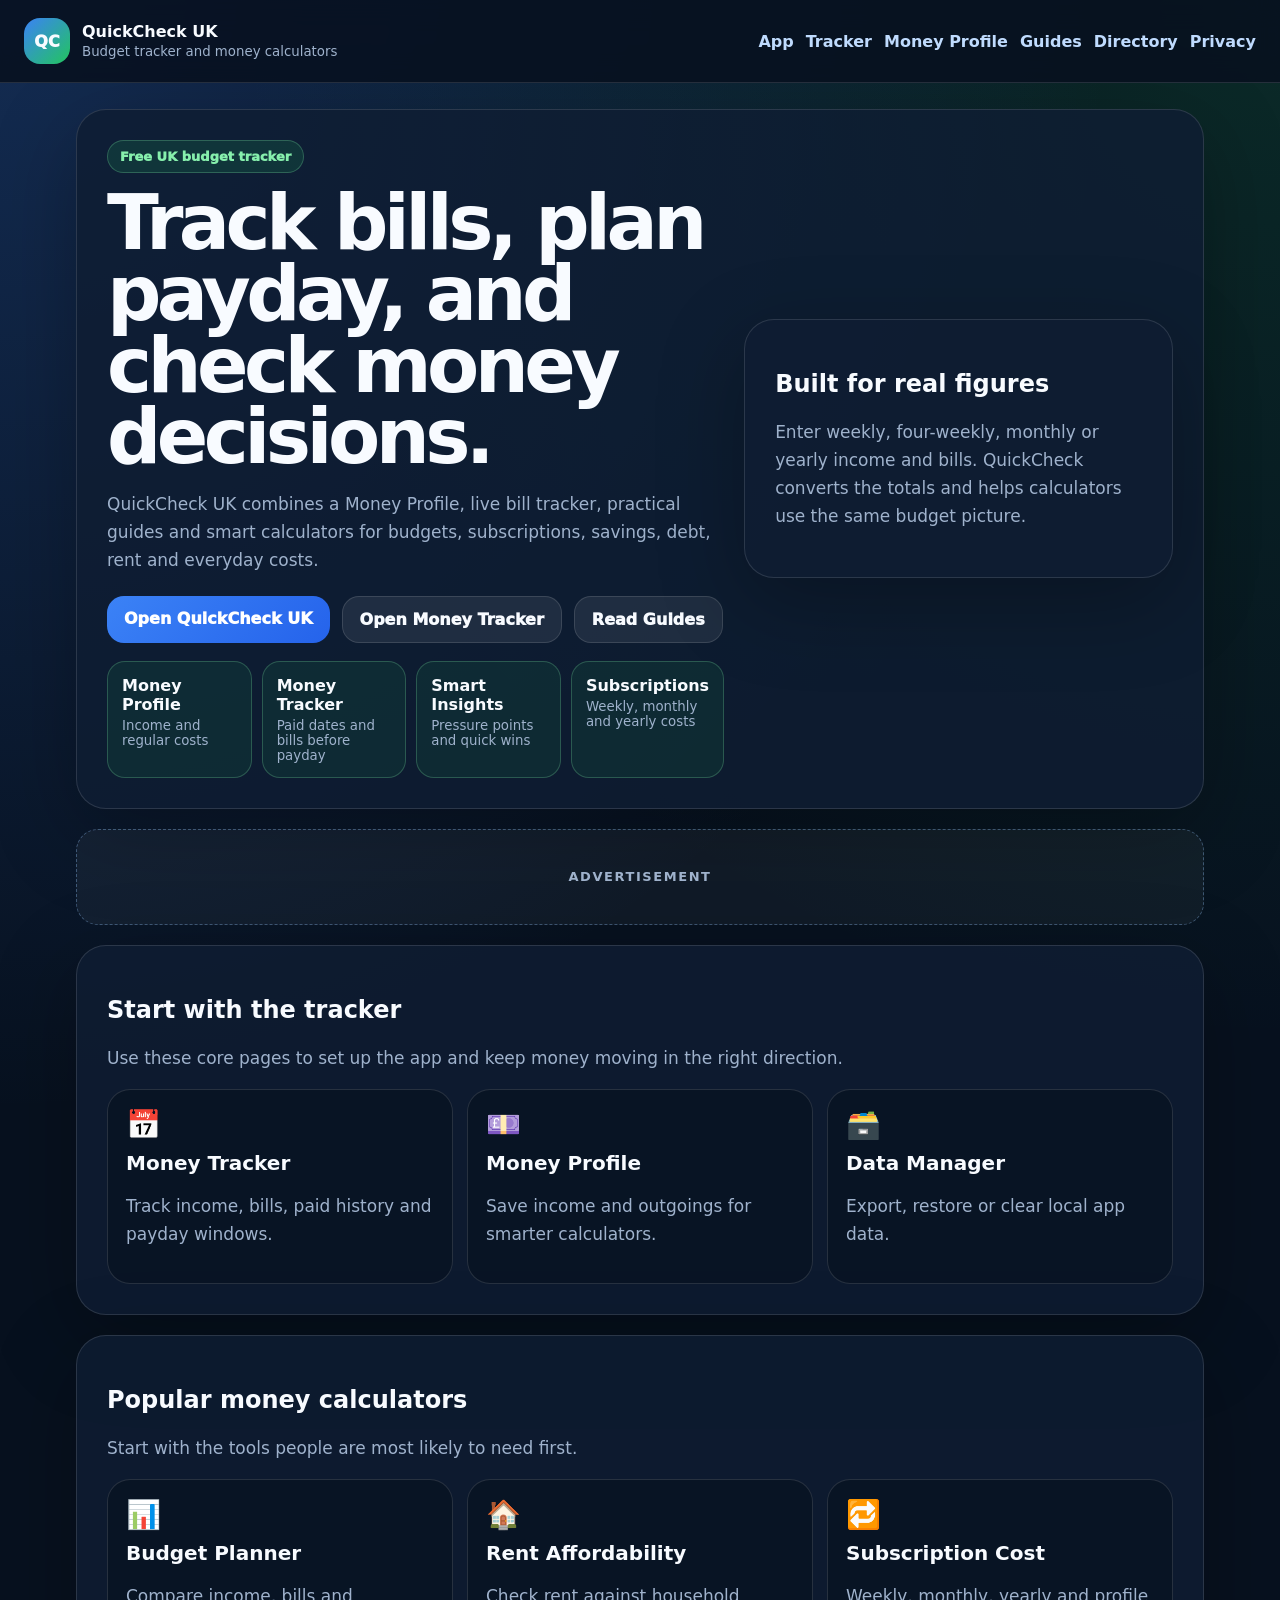
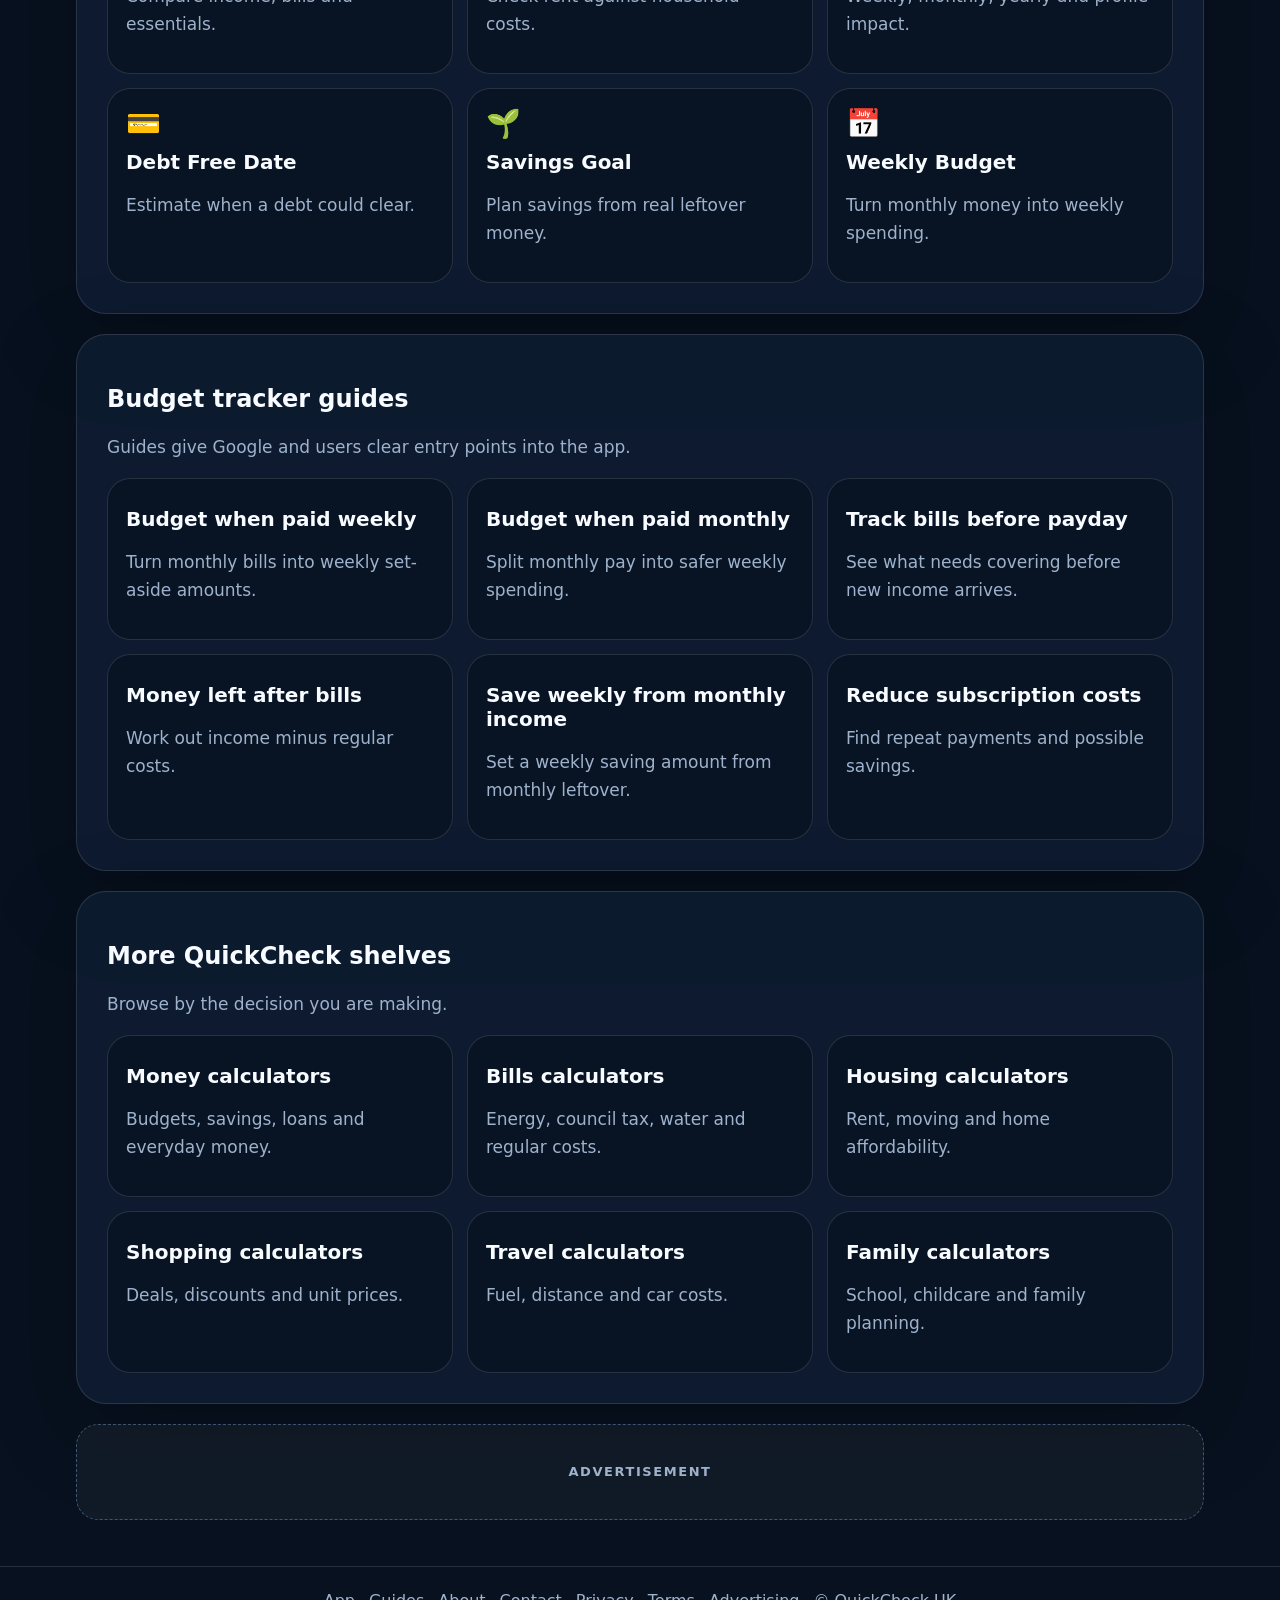
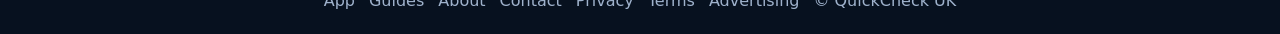
<file: index.html>
<!doctype html>
<html lang="en">
<head>
  <meta charset="utf-8">
  <meta name="viewport" content="width=device-width,initial-scale=1">
  <title>QuickCheck UK - Budget Tracker and Smart UK Money Calculators</title>
  <meta name="description" content="QuickCheck UK provides a free UK budget tracker, bill calendar, Money Profile, guides and smart money calculators for budgets, bills, subscriptions, savings, debt and rent.">
  <meta name="theme-color" content="#07111f">
  <link rel="canonical" href="https://captainxack.github.io/">
  <script async src="https://pagead2.googlesyndication.com/pagead/js/adsbygoogle.js?client=ca-pub-6774225609816080" crossorigin="anonymous"></script>
  <style>
    :root{--bg:#07111f;--panel:#0f1d33;--text:#f8fbff;--muted:#9fb2cc;--line:rgba(255,255,255,.12);--blue:#3b82f6;--green:#22c55e}*{box-sizing:border-box}body{margin:0;background:radial-gradient(circle at top left,rgba(59,130,246,.24),transparent 32%),radial-gradient(circle at top right,rgba(34,197,94,.14),transparent 30%),var(--bg);color:var(--text);font-family:Inter,system-ui,-apple-system,Segoe UI,Arial,sans-serif}a{color:inherit;text-decoration:none}.topbar{display:flex;align-items:center;justify-content:space-between;gap:18px;padding:18px 24px;background:rgba(7,17,31,.88);border-bottom:1px solid var(--line);position:sticky;top:0;backdrop-filter:blur(14px);z-index:5}.brand{display:flex;align-items:center;gap:12px}.logo{width:46px;height:46px;border-radius:16px;background:linear-gradient(135deg,var(--blue),var(--green));display:grid;place-items:center;font-weight:950}.brand strong{display:block}.brand small{color:var(--muted)}.nav{display:flex;gap:12px;color:#bfdbfe;font-weight:900;flex-wrap:wrap}.nav a:hover{color:#fff}main{max-width:1180px;margin:auto;padding:26px}.hero,.section{border:1px solid var(--line);background:rgba(15,29,51,.84);border-radius:30px;padding:30px;margin-bottom:20px;box-shadow:0 25px 85px rgba(0,0,0,.27)}.hero{display:grid;grid-template-columns:1.18fr .82fr;gap:20px;align-items:center}.pill{display:inline-flex;background:rgba(34,197,94,.14);border:1px solid rgba(134,239,172,.25);color:#86efac;padding:8px 12px;border-radius:999px;font-size:13px;font-weight:950}.hero h1{font-size:clamp(40px,7vw,76px);line-height:.94;margin:14px 0;letter-spacing:-.06em}.hero p,.section p{color:var(--muted);line-height:1.65;font-size:17px}.actions{display:flex;gap:12px;flex-wrap:wrap;margin-top:22px}.button{border-radius:17px;padding:13px 17px;font-weight:950}.primary{background:linear-gradient(135deg,var(--blue),#2563eb);color:white}.soft{background:rgba(255,255,255,.08);border:1px solid var(--line)}.grid{display:grid;grid-template-columns:repeat(3,1fr);gap:14px}.card{display:block;background:rgba(7,17,31,.65);border:1px solid var(--line);border-radius:23px;padding:18px;min-height:120px}.card:hover{border-color:rgba(59,130,246,.55);transform:translateY(-2px)}.card span{font-size:28px}.card b{display:block;font-size:20px;margin:10px 0 6px}.smart-strip{display:grid;grid-template-columns:repeat(4,1fr);gap:10px;margin-top:18px}.smart-strip a{border:1px solid rgba(134,239,172,.24);background:rgba(34,197,94,.09);border-radius:18px;padding:14px}.smart-strip b{display:block}.smart-strip small{display:block;color:var(--muted);margin-top:4px}.ad-slot{margin:20px 0;border:1px dashed rgba(147,197,253,.35);background:rgba(255,255,255,.045);border-radius:22px;min-height:96px;display:grid;place-items:center;color:var(--muted);font-size:13px}.ad-slot:before{content:'Advertisement';text-transform:uppercase;letter-spacing:.12em;font-weight:900}.footer{display:flex;gap:14px;justify-content:center;flex-wrap:wrap;color:var(--muted);border-top:1px solid var(--line);padding:24px}@media(max-width:900px){.hero,.grid,.smart-strip{grid-template-columns:1fr 1fr}}@media(max-width:620px){.hero,.grid,.smart-strip{grid-template-columns:1fr}.topbar{align-items:flex-start}.nav{display:none}main{padding:14px}.hero,.section{padding:20px;border-radius:24px}.hero h1{font-size:42px}.actions{display:grid}.button{text-align:center}}
  </style>
</head>
<body>
<header class="topbar"><a class="brand" href="/"><span class="logo">QC</span><span><strong>QuickCheck UK</strong><small>Budget tracker and money calculators</small></span></a><nav class="nav"><a href="/QuickCheck-UK/">App</a><a href="/QuickCheck-UK/bill-calendar.html">Tracker</a><a href="/QuickCheck-UK/money-profile.html">Money Profile</a><a href="/QuickCheck-UK/guides.html">Guides</a><a href="/QuickCheck-UK/calculator-directory.html">Directory</a><a href="/QuickCheck-UK/privacy.html">Privacy</a></nav></header>
<main>
<section class="hero"><div><span class="pill">Free UK budget tracker</span><h1>Track bills, plan payday, and check money decisions.</h1><p>QuickCheck UK combines a Money Profile, live bill tracker, practical guides and smart calculators for budgets, subscriptions, savings, debt, rent and everyday costs.</p><div class="actions"><a class="button primary" href="/QuickCheck-UK/">Open QuickCheck UK</a><a class="button soft" href="/QuickCheck-UK/bill-calendar.html">Open Money Tracker</a><a class="button soft" href="/QuickCheck-UK/guides.html">Read Guides</a></div><div class="smart-strip"><a href="/QuickCheck-UK/money-profile.html"><b>Money Profile</b><small>Income and regular costs</small></a><a href="/QuickCheck-UK/bill-calendar.html"><b>Money Tracker</b><small>Paid dates and bills before payday</small></a><a href="/QuickCheck-UK/insights.html"><b>Smart Insights</b><small>Pressure points and quick wins</small></a><a href="/QuickCheck-UK/subscription-cost-calculator.html"><b>Subscriptions</b><small>Weekly, monthly and yearly costs</small></a></div></div><div class="section"><h2>Built for real figures</h2><p>Enter weekly, four-weekly, monthly or yearly income and bills. QuickCheck converts the totals and helps calculators use the same budget picture.</p></div></section>
<div class="ad-slot"></div>
<section class="section"><h2>Start with the tracker</h2><p>Use these core pages to set up the app and keep money moving in the right direction.</p><div class="grid"><a class="card" href="/QuickCheck-UK/bill-calendar.html"><span>📅</span><b>Money Tracker</b><p>Track income, bills, paid history and payday windows.</p></a><a class="card" href="/QuickCheck-UK/money-profile.html"><span>💷</span><b>Money Profile</b><p>Save income and outgoings for smarter calculators.</p></a><a class="card" href="/QuickCheck-UK/data-manager.html"><span>🗃️</span><b>Data Manager</b><p>Export, restore or clear local app data.</p></a></div></section>
<section class="section"><h2>Popular money calculators</h2><p>Start with the tools people are most likely to need first.</p><div class="grid"><a class="card" href="/QuickCheck-UK/budget-planner.html"><span>📊</span><b>Budget Planner</b><p>Compare income, bills and essentials.</p></a><a class="card" href="/QuickCheck-UK/rent-affordability-calculator.html"><span>🏠</span><b>Rent Affordability</b><p>Check rent against household costs.</p></a><a class="card" href="/QuickCheck-UK/subscription-cost-calculator.html"><span>🔁</span><b>Subscription Cost</b><p>Weekly, monthly, yearly and profile impact.</p></a><a class="card" href="/QuickCheck-UK/debt-free-date-calculator.html"><span>💳</span><b>Debt Free Date</b><p>Estimate when a debt could clear.</p></a><a class="card" href="/QuickCheck-UK/savings-goal-calculator.html"><span>🌱</span><b>Savings Goal</b><p>Plan savings from real leftover money.</p></a><a class="card" href="/QuickCheck-UK/weekly-budget-calculator.html"><span>📅</span><b>Weekly Budget</b><p>Turn monthly money into weekly spending.</p></a></div></section>
<section class="section"><h2>Budget tracker guides</h2><p>Guides give Google and users clear entry points into the app.</p><div class="grid"><a class="card" href="/QuickCheck-UK/guides/how-to-budget-when-paid-weekly.html"><b>Budget when paid weekly</b><p>Turn monthly bills into weekly set-aside amounts.</p></a><a class="card" href="/QuickCheck-UK/guides/how-to-budget-when-paid-monthly.html"><b>Budget when paid monthly</b><p>Split monthly pay into safer weekly spending.</p></a><a class="card" href="/QuickCheck-UK/guides/track-bills-before-payday.html"><b>Track bills before payday</b><p>See what needs covering before new income arrives.</p></a><a class="card" href="/QuickCheck-UK/guides/money-left-after-bills.html"><b>Money left after bills</b><p>Work out income minus regular costs.</p></a><a class="card" href="/QuickCheck-UK/guides/save-weekly-from-monthly-income.html"><b>Save weekly from monthly income</b><p>Set a weekly saving amount from monthly leftover.</p></a><a class="card" href="/QuickCheck-UK/guides/reduce-subscription-costs.html"><b>Reduce subscription costs</b><p>Find repeat payments and possible savings.</p></a></div></section>
<section class="section"><h2>More QuickCheck shelves</h2><p>Browse by the decision you are making.</p><div class="grid"><a class="card" href="/QuickCheck-UK/money-calculators.html"><b>Money calculators</b><p>Budgets, savings, loans and everyday money.</p></a><a class="card" href="/QuickCheck-UK/bills-calculators.html"><b>Bills calculators</b><p>Energy, council tax, water and regular costs.</p></a><a class="card" href="/QuickCheck-UK/housing-calculators.html"><b>Housing calculators</b><p>Rent, moving and home affordability.</p></a><a class="card" href="/QuickCheck-UK/shopping-calculators.html"><b>Shopping calculators</b><p>Deals, discounts and unit prices.</p></a><a class="card" href="/QuickCheck-UK/travel-calculators.html"><b>Travel calculators</b><p>Fuel, distance and car costs.</p></a><a class="card" href="/QuickCheck-UK/family-calculators.html"><b>Family calculators</b><p>School, childcare and family planning.</p></a></div></section>
<div class="ad-slot"></div>
</main>
<footer class="footer"><a href="/QuickCheck-UK/">App</a><a href="/QuickCheck-UK/guides.html">Guides</a><a href="/QuickCheck-UK/about.html">About</a><a href="/QuickCheck-UK/contact.html">Contact</a><a href="/QuickCheck-UK/privacy.html">Privacy</a><a href="/QuickCheck-UK/terms.html">Terms</a><a href="/QuickCheck-UK/advertising.html">Advertising</a><span>© QuickCheck UK</span></footer>
</body>
</html>
</file>
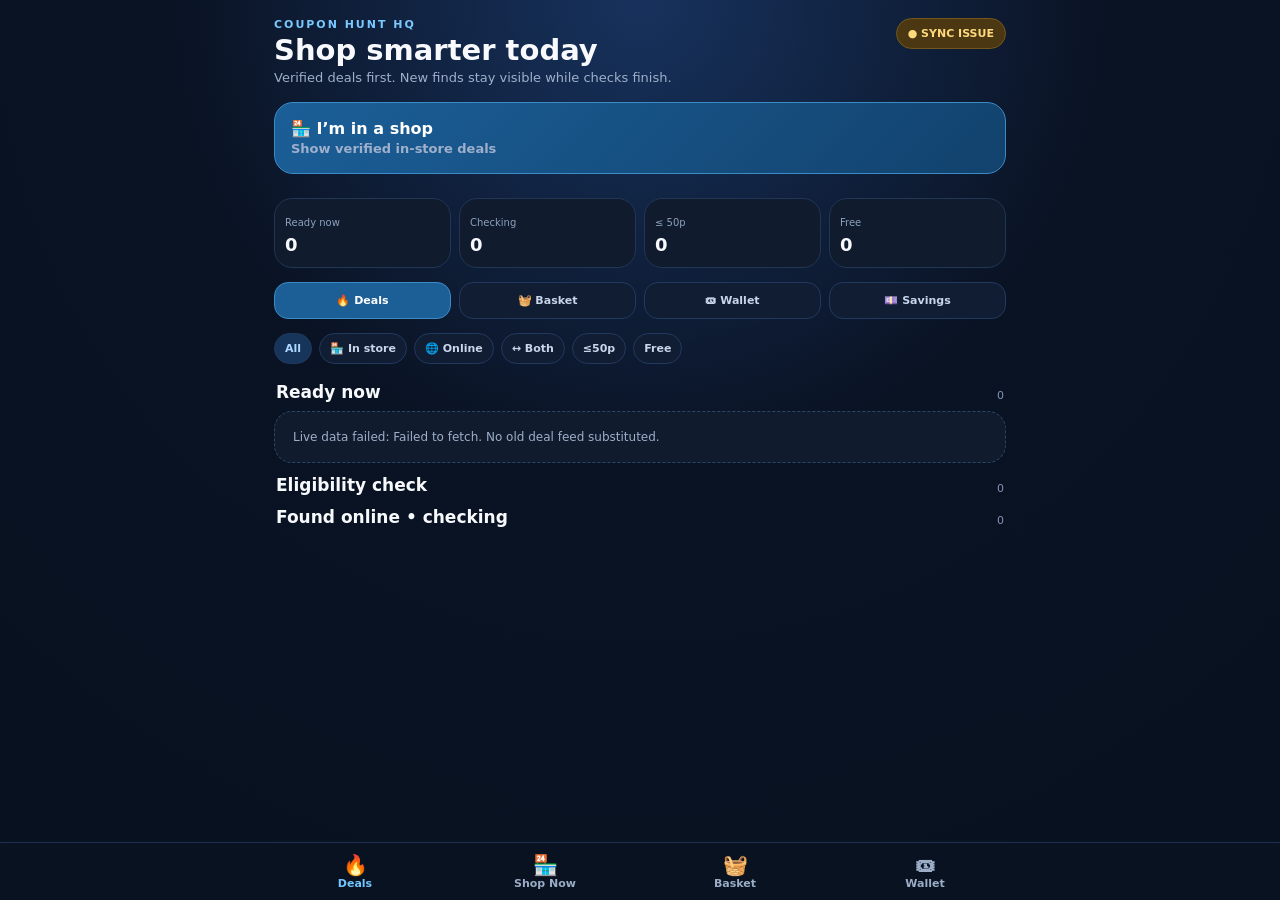
<file: coupon-hunt-hq/index.html>
<!doctype html><html lang="en"><head><meta charset="utf-8"><meta name="viewport" content="width=device-width,initial-scale=1,viewport-fit=cover"><meta name="theme-color" content="#08111f"><link rel="manifest" href="manifest.webmanifest"><title>Coupon Hunt HQ</title><style>:root{font-family:Inter,system-ui,-apple-system,Segoe UI,Roboto,sans-serif;background:#08111f;color:#f7f9fc}*{box-sizing:border-box}body{margin:0;min-height:100vh;background:radial-gradient(circle at top,#17325d 0,#0a1324 42%,#08111f 100%)}button,input{font:inherit}.app{max-width:760px;margin:auto;padding:18px 14px 105px}.top{display:flex;justify-content:space-between;gap:12px;align-items:flex-start}.eyebrow{font-size:11px;font-weight:900;letter-spacing:.18em;color:#79c8ff}.top h1{margin:5px 0;font-size:29px;line-height:1}.muted,.top p{color:#9fb0cc;font-size:13px;margin:0}.live{padding:8px 11px;border-radius:999px;background:#123d32;border:1px solid #25684f;color:#89f2c1;font-size:11px;font-weight:900;white-space:nowrap}.live.offline{background:#4b3812;border-color:#73571a;color:#ffd97e}.hero{width:100%;margin:17px 0 12px;border:1px solid #3b8bc7;background:linear-gradient(135deg,#1b5f98,#12426d);color:#fff;border-radius:19px;padding:16px;text-align:left;font-weight:900}.score{display:grid;grid-template-columns:repeat(4,1fr);gap:8px;margin:12px 0 14px}.score>div,.card{background:#101b2d;border:1px solid #213655;border-radius:18px}.score>div{padding:12px 10px}.score small,.card small{color:#8da0be;font-size:10px}.score b{display:block;font-size:18px;margin-top:4px}.tabs{display:grid;grid-template-columns:repeat(4,1fr);gap:8px;margin:12px 0 14px}.tabs button,.filters button{border:1px solid #22395f;background:#101d33;color:#c9d5ea;font-weight:800}.tabs button{padding:11px 7px;border-radius:14px;font-size:11px}.tabs button.active{background:#1c5e96;color:#fff;border-color:#3b8bc7}.filters{display:flex;gap:7px;overflow:auto;padding:0 0 6px}.filters button{padding:8px 10px;border-radius:999px;font-size:11px;white-space:nowrap}.filters button.on{background:#17345a;color:#acd8ff}.panel{display:none}.panel.active{display:block}.sectionTitle{display:flex;justify-content:space-between;align-items:end;margin:12px 2px 8px}.sectionTitle h2{font-size:17px;margin:0}.sectionTitle span{font-size:11px;color:#8294b2}.card{padding:14px;margin:9px 0}.row{display:grid;grid-template-columns:1fr auto;gap:10px}.card b{font-size:14px}.card strong{font-size:22px}.card p{color:#9eafca;font-size:12px;line-height:1.45;margin:5px 0}.chips{display:flex;flex-wrap:wrap;gap:6px;margin-top:9px}.pill{font-size:10px;background:#172944;color:#c8d7ee;padding:5px 7px;border-radius:999px}.good{background:#123d32;color:#89f2c1}.warn{background:#4b3812;color:#ffd97e}.bad{background:#442124;color:#ffb1b6}.hot{background:#543719;color:#ffd78a}.empty{background:#101b2d;border:1px dashed #2d4568;border-radius:18px;padding:18px;color:#9eafca;font-size:12px;margin:9px 0}.action{border:0;background:#1c5e96;color:#fff;padding:9px 11px;border-radius:11px;font-weight:900;font-size:11px;margin:8px 6px 0 0}.secondary{background:#172944!important;color:#cfe3fa!important;border:1px solid #2b466d!important}.field{width:100%;background:#0d1728;border:1px solid #284160;color:#fff;padding:12px;border-radius:13px}.formrow{display:grid;grid-template-columns:1fr auto;gap:8px}.bottom{position:fixed;bottom:0;left:0;right:0;background:#091321ef;border-top:1px solid #1e314f;padding:9px 10px calc(9px + env(safe-area-inset-bottom));display:flex;justify-content:center}.bottomin{max-width:760px;width:100%;display:grid;grid-template-columns:repeat(4,1fr)}.bottom button{background:transparent;border:0;color:#9cadc8;font-size:11px;font-weight:800}.bottom button span{display:block;font-size:20px}.bottom button.active{color:#73c6ff}a{color:#79c8ff}@media(max-width:430px){.score{grid-template-columns:repeat(2,1fr)}.top h1{font-size:25px}}</style></head><body><main class="app"><header class="top"><div><div class="eyebrow">COUPON HUNT HQ</div><h1>Shop smarter today</h1><p>Verified deals first. New finds stay visible while checks finish.</p></div><div id="live" class="live offline">● CONNECTING</div></header><button class="hero" id="shopNow">🏪 I’m in a shop<br><span class="muted">Show verified in-store deals</span></button><section class="score"><div><small>Ready now</small><b id="readyN">0</b></div><div><small>Checking</small><b id="checkingN">0</b></div><div><small>≤ 50p</small><b id="cheapN">0</b></div><div><small>Free</small><b id="freeN">0</b></div></section><nav class="tabs"><button data-tab="deals" class="active">🔥 Deals</button><button data-tab="basket">🧺 Basket</button><button data-tab="wallet">🎟 Wallet</button><button data-tab="savings">💷 Savings</button></nav><section id="deals" class="panel active"><div class="filters"><button data-filter="all" class="on">All</button><button data-filter="instore">🏪 In store</button><button data-filter="online">🌐 Online</button><button data-filter="both">↔ Both</button><button data-filter="cheap">≤50p</button><button data-filter="free">Free</button></div><div class="sectionTitle"><h2>Ready now</h2><span id="readyCount">0</span></div><div id="readyList"></div><div class="sectionTitle"><h2>Eligibility check</h2><span id="eligCount">0</span></div><div id="eligList"></div><div class="sectionTitle"><h2>Found online • checking</h2><span id="checkingCount">0</span></div><div id="checkingList"></div></section><section id="basket" class="panel"><div class="sectionTitle"><h2>My Basket</h2><span>matches ready deals</span></div><div class="formrow"><input id="basketInput" class="field" placeholder="e.g. cereal, washing liquid"><button id="basketAdd" class="action">Add</button></div><div id="basketList"></div><div id="basketMatches"></div></section><section id="wallet" class="panel"><div class="sectionTitle"><h2>My Wallet</h2><span id="walletCount">0 saved</span></div><div id="walletList"></div><div class="sectionTitle"><h2>Coupon Passports</h2><span id="passportCount">0</span></div><div id="passportList"></div></section><section id="savings" class="panel"><div class="sectionTitle"><h2>My Savings</h2><span>logged purchases</span></div><div class="card"><strong id="savedTotal">£0.00</strong><p id="savedSummary">Nothing logged yet.</p></div><div id="purchaseList"></div></section></main><nav class="bottom"><div class="bottomin"><button data-tab="deals" class="active"><span>🔥</span>Deals</button><button id="bottomShop"><span>🏪</span>Shop Now</button><button data-tab="basket"><span>🧺</span>Basket</button><button data-tab="wallet"><span>🎟</span>Wallet</button></div></nav><script>const U='https://ziiivcuynidpmvosxvkj.supabase.co',K='sb_publishable_GeK1Fvfdhv6vQrcWjgeULQ_kc6lEY9U',$=q=>document.querySelector(q),$$=q=>[...document.querySelectorAll(q)],local=(k,f)=>{try{return JSON.parse(localStorage.getItem(k)||JSON.stringify(f))}catch{return f}},money=v=>v==null?'—':new Intl.NumberFormat('en-GB',{style:'currency',currency:'GBP'}).format(Number(v)),esc=s=>String(s??'').replace(/[&<>"']/g,c=>({'&':'&amp;','<':'&lt;','>':'&gt;','"':'&quot;',"'":'&#39;'}[c]));let S={deals:[],passports:[],filter:'all',basket:local('ch-basket',[]),wallet:local('ch-wallet',[]),purchases:local('ch-purchases',[])};async function sb(t,q=''){const r=await fetch(`${U}/rest/v1/${t}?${q}`,{headers:{apikey:K},cache:'no-store'});if(!r.ok)throw Error(`${t} HTTP ${r.status}`);return r.json()}function restricted(d){return /\b(alcohol|beer|lager|wine|spirits?|vodka|whisky|gin|rum|cigarettes?|tobacco|nicotine|vapes?|gambling|casino|lottery|cbd|thc|cannabis|weapon|firearm|ammunition)\b/i.test(`${d?.category||''} ${d?.brand||''} ${d?.product||''}`)}function age(d){return /(^|\D)(16|18|21)\s*\+|under\s*18|adult\s*only|guardian\s*consent|parental\s*consent/i.test(String(d?.eligibility||''))}function mode(d){const m=String(d.shopping_mode||d.channel||'unknown').toLowerCase();return m==='in_store'?'🏪 In store':m==='online'?'🌐 Online':['both','in_store_and_online'].includes(m)?'↔ Both':'❓ Route checking'}function ready(d){return d.shopper_ready===true&&d.app_visible===true&&!restricted(d)&&!age(d)}function live(d){return !restricted(d)&&!['expired','duplicate'].includes(String(d.status||'').toLowerCase())&&(!d.purchase_expiry||new Date(d.purchase_expiry)>new Date())}function count(v){if(!v)return'No fixed expiry';const ms=new Date(v)-Date.now();if(ms<=0)return'Expired';const d=Math.floor(ms/864e5),h=Math.floor(ms%864e5/36e5);return d?`${d}d ${h}h left`:`${h}h left`}function card(d,kind='ready'){const saved=S.wallet.some(x=>x.id===d.id),issues=Array.isArray(d.quality_issues)?d.quality_issues:[],badge=kind==='ready'?'✅ Ready':kind==='elig'?'⚠ Eligibility check':'🔎 Checking';return `<article class="card"><div class="row"><div><b>${d.brand?esc(d.brand)+' • ':''}${esc(d.product||'Offer')}</b><p>${esc(d.retailer||'Retailer checking')}</p></div><strong>${money(d.final_price)}</strong></div><div class="chips"><span class="pill ${kind==='ready'?'good':'warn'}">${badge}</span><span class="pill">${mode(d)}</span>${Number(d.final_price)===0?'<span class="pill hot">FREE</span>':''}</div>${kind==='checking'&&issues.length?`<p>Still needs: ${esc(issues.slice(0,3).join(', ').replaceAll('_',' '))}</p>`:''}${kind==='elig'?'<p>Check the official age/account/guardian rules before using this offer.</p>':''}<small>${d.purchase_expiry?count(d.purchase_expiry):'No confirmed expiry yet'}</small>${kind==='ready'?`<br><button class="action" onclick="buy('${esc(d.id)}')">I bought it</button><button class="action secondary" onclick="wallet('${esc(d.id)}')">${saved?'✓ Saved':'🎟 Save'}</button>`:''}${d.source_url?`<p><a href="${esc(d.source_url)}" target="_blank" rel="noopener">Source →</a></p>`:''}</article>`}function filtered(a){return a.filter(d=>S.filter==='all'||S.filter==='instore'&&['in_store','both','in_store_and_online'].includes(d.shopping_mode)||S.filter==='online'&&['online','both','in_store_and_online'].includes(d.shopping_mode)||S.filter==='both'&&['both','in_store_and_online'].includes(d.shopping_mode)||S.filter==='cheap'&&d.final_price!=null&&Number(d.final_price)<=.5||S.filter==='free'&&Number(d.final_price)===0)}function renderDeals(){const pool=S.deals.filter(live),r=pool.filter(ready),e=pool.filter(d=>d.shopper_ready===true&&d.app_visible===true&&age(d)&&!restricted(d)),c=pool.filter(d=>!r.includes(d)&&!e.includes(d)&&!age(d)).slice(0,50),rv=filtered(r);$('#readyN').textContent=r.length;$('#checkingN').textContent=c.length;$('#cheapN').textContent=r.filter(d=>Number(d.final_price)<=.5).length;$('#freeN').textContent=r.filter(d=>Number(d.final_price)===0).length;$('#readyCount').textContent=`${rv.length} shown`;$('#readyList').innerHTML=rv.length?rv.map(d=>card(d)).join(''):'<div class="empty">No fully verified offers match this filter.</div>';$('#eligCount').textContent=e.length;$('#eligList').innerHTML=e.length?e.map(d=>card(d,'elig')).join(''):'<div class="empty">No eligibility-check offers right now.</div>';$('#checkingCount').textContent=`${c.length} shown`;$('#checkingList').innerHTML=c.length?c.map(d=>card(d,'checking')).join(''):'<div class="empty">No current finds waiting on checks.</div>'}function wallet(id){const i=S.wallet.findIndex(x=>x.id===id);if(i>=0)S.wallet.splice(i,1);else{const d=S.deals.find(x=>x.id===id);if(d)S.wallet.push({id:d.id,brand:d.brand,product:d.product,retailer:d.retailer,final_price:d.final_price,purchase_expiry:d.purchase_expiry,source_url:d.source_url})}localStorage.setItem('ch-wallet',JSON.stringify(S.wallet));render()}function renderWallet(){const map=new Map(S.deals.map(d=>[d.id,d]));$('#walletCount').textContent=`${S.wallet.length} saved`;$('#walletList').innerHTML=S.wallet.length?S.wallet.map(w=>{const d=map.get(w.id)||w;return `<article class="card"><div class="row"><div><b>${esc(d.brand||'')} ${esc(d.product||'Saved deal')}</b><p>${esc(d.retailer||'')}</p></div><strong>${money(d.final_price)}</strong></div><small>${d.purchase_expiry?count(d.purchase_expiry):'No fixed expiry'}</small><br><button class="action secondary" onclick="wallet('${esc(w.id)}')">Remove</button></article>`}).join(''):'<div class="empty">Wallet empty.</div>';$('#passportCount').textContent=S.passports.length;$('#passportList').innerHTML=S.passports.length?S.passports.slice(0,30).map(p=>`<article class="card"><b>${esc(p.deal_id||'Coupon')}</b><p>${esc(p.exact_size_variant||p.benefit_type||'Offer')}</p><span class="pill ${p.passport_status==='ready'?'good':'warn'}">${esc(p.passport_status||'checking')}</span></article>`).join(''):'<div class="empty">No passports loaded.</div>'}function addBasket(){const q=$('#basketInput').value.trim();if(!q)return;S.basket.push({id:Date.now(),q});localStorage.setItem('ch-basket',JSON.stringify(S.basket));$('#basketInput').value='';renderBasket()}function renderBasket(){const r=S.deals.filter(ready);$('#basketList').innerHTML=S.basket.map(x=>`<article class="card"><b>${esc(x.q)}</b><button class="action secondary" onclick="S.basket=S.basket.filter(y=>y.id!==${x.id});localStorage.setItem('ch-basket',JSON.stringify(S.basket));renderBasket()">Remove</button></article>`).join('')||'<div class="empty">Basket empty.</div>';$('#basketMatches').innerHTML=S.basket.map(x=>{const q=x.q.toLowerCase();const m=r.filter(d=>`${d.brand||''} ${d.product||''} ${d.category||''}`.toLowerCase().includes(q)).slice(0,3);return m.length?`<div class="sectionTitle"><h2>${esc(x.q)}</h2><span>${m.length} matches</span></div>${m.map(d=>card(d)).join('')}`:''}).join('')}function buy(id){const d=S.deals.find(x=>x.id===id);if(!d||S.purchases.some(x=>x.id===id))return;S.purchases.push({id,product:d.product,retailer:d.retailer,saved:Math.max(0,Number(d.shelf_price||d.promo_price||d.final_price||0)-Number(d.final_price||0))});localStorage.setItem('ch-purchases',JSON.stringify(S.purchases));openTab('savings');renderSavings()}function renderSavings(){const t=S.purchases.reduce((n,x)=>n+Number(x.saved||0),0);$('#savedTotal').textContent=money(t);$('#savedSummary').textContent=`${S.purchases.length} purchases logged`;$('#purchaseList').innerHTML=S.purchases.map(x=>`<article class="card"><b>${esc(x.product||'Purchase')}</b><p>${esc(x.retailer||'')}</p><strong>+${money(x.saved)}</strong></article>`).join('')}function render(){renderDeals();renderWallet();renderBasket();renderSavings()}function openTab(id){$$('.panel').forEach(x=>x.classList.toggle('active',x.id===id));$$('[data-tab]').forEach(x=>x.classList.toggle('active',x.dataset.tab===id));scrollTo({top:0,behavior:'smooth'})}async function load(){try{$('#live').textContent='● REFRESHING';const [d,p]=await Promise.all([sb('deals','select=*&order=priority_score.desc.nullslast,purchase_expiry.asc.nullslast'),sb('coupon_passports','select=*&passport_status=neq.excluded_age&order=purchase_expiry.asc.nullslast')]);S.deals=d;S.passports=p;render();$('#live').textContent='● LIVE';$('#live').classList.remove('offline')}catch(e){$('#live').textContent='● SYNC ISSUE';$('#live').classList.add('offline');$('#readyList').innerHTML=`<div class="empty">Live data failed: ${esc(e.message)}. No old deal feed substituted.</div>`}}$$('[data-tab]').forEach(b=>b.onclick=()=>openTab(b.dataset.tab));$$('[data-filter]').forEach(b=>b.onclick=()=>{S.filter=b.dataset.filter;$$('[data-filter]').forEach(x=>x.classList.toggle('on',x===b));renderDeals()});$('#basketAdd').onclick=addBasket;$('#basketInput').onkeydown=e=>{if(e.key==='Enter')addBasket()};$('#live').onclick=load;function shop(){openTab('deals');S.filter='instore';$$('[data-filter]').forEach(x=>x.classList.toggle('on',x.dataset.filter==='instore'));renderDeals()}$('#shopNow').onclick=shop;$('#bottomShop').onclick=shop;if('serviceWorker'in navigator)navigator.serviceWorker.register('sw.js?v=9').catch(()=>{});load();setInterval(load,300000);document.addEventListener('visibilitychange',()=>{if(!document.hidden)load()});window.addEventListener('online',load);</script></body></html>
</file>
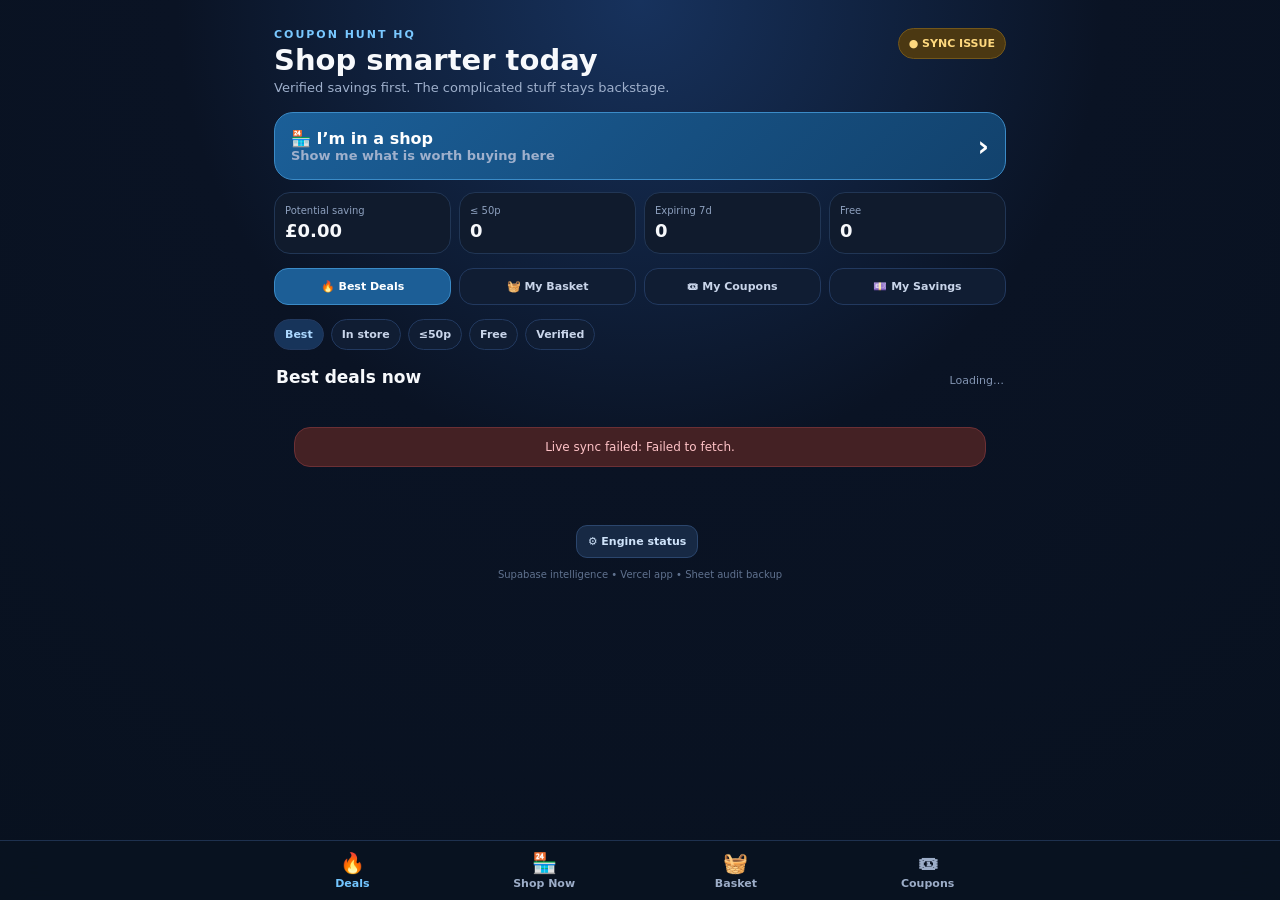
<file: coupon-hunt-hq/index-fixed.html>
<!doctype html>
<html lang="en">
<head>
<meta charset="utf-8"><meta name="viewport" content="width=device-width,initial-scale=1,viewport-fit=cover"><meta name="theme-color" content="#08111f"><link rel="manifest" href="manifest.webmanifest"><title>Coupon Hunt HQ</title>
<style>
:root{font-family:Inter,system-ui,-apple-system,Segoe UI,Roboto,sans-serif;background:#08111f;color:#f7f9fc}*{box-sizing:border-box}body{margin:0;min-height:100vh;background:radial-gradient(circle at top,#17325d 0,#0a1324 42%,#08111f 100%)}button,a,input,select{font:inherit}.app{max-width:760px;margin:auto;padding:18px 14px 100px}.top{display:flex;justify-content:space-between;gap:12px;align-items:flex-start}.eyebrow{font-size:11px;font-weight:900;letter-spacing:.18em;color:#79c8ff}.top h1{margin:5px 0;font-size:29px;line-height:1}.top p,.muted{color:#9fb0cc;font-size:13px;margin:0}.live{padding:8px 10px;border-radius:999px;background:#123d32;border:1px solid #25684f;font-size:11px;color:#89f2c1;font-weight:900;white-space:nowrap}.live.offline{background:#4b3812;border-color:#73571a;color:#ffd97e}.shopnow{width:100%;margin:17px 0 12px;border:1px solid #3b8bc7;background:linear-gradient(135deg,#1b5f98,#12426d);color:white;border-radius:19px;padding:16px;text-align:left;display:flex;justify-content:space-between;align-items:center;gap:10px;font-weight:900}.shopnow span{font-size:28px}.score{display:grid;grid-template-columns:repeat(4,1fr);gap:8px;margin:12px 0 14px}.score>div{background:#101b2d;border:1px solid #213655;border-radius:16px;padding:12px 10px;min-width:0}.score small{display:block;color:#8da0be;font-size:10px}.score b{display:block;font-size:18px;margin-top:4px;overflow:hidden;text-overflow:ellipsis}.tabs{display:grid;grid-template-columns:repeat(4,1fr);gap:8px;margin:12px 0 14px}.tabs button{border:1px solid #22395f;background:#101d33;color:#c9d5ea;padding:11px 7px;border-radius:14px;font-weight:800;font-size:11px}.tabs button.active{background:#1c5e96;color:#fff;border-color:#3b8bc7}.filters{display:flex;gap:7px;overflow:auto;padding-bottom:5px}.filters button{border:1px solid #22395f;background:#101d33;color:#c9d5ea;padding:8px 10px;border-radius:999px;font-size:11px;font-weight:800;white-space:nowrap}.filters button.on{background:#17345a;color:#acd8ff}.sectionTitle{display:flex;align-items:end;justify-content:space-between;margin:12px 2px 8px}.sectionTitle h2{font-size:17px;margin:0}.sectionTitle span{font-size:11px;color:#8294b2}.card{background:#101b2d;border:1px solid #213655;border-radius:18px;padding:14px;margin:9px 0}.row{display:grid;grid-template-columns:1fr auto;gap:10px;align-items:start}.card b{font-size:14px}.card strong{font-size:22px;white-space:nowrap}.card p{color:#9eafca;font-size:12px;line-height:1.45;margin:5px 0}.card small{display:block;color:#8294b2;font-size:11px;margin-top:8px}.card a{display:inline-block;margin-top:10px;color:#79c8ff;text-decoration:none;font-weight:800;font-size:12px}.chips{display:flex;flex-wrap:wrap;gap:6px;margin-top:9px}.pill{font-size:10px;background:#172944;color:#c8d7ee;padding:5px 7px;border-radius:999px;display:inline-block}.good{background:#123d32;color:#89f2c1}.warn{background:#4b3812;color:#ffd97e}.bad{background:#442124;color:#ffb1b6}.hot{background:#543719;color:#ffd78a}.empty{background:#101b2d;border:1px dashed #2d4568;border-radius:18px;padding:18px;color:#9eafca;font-size:12px;margin:9px 0}.feature{background:linear-gradient(135deg,#132642,#152f52)}.mission{background:#0c1627;padding:10px;border-radius:12px}.panel{display:none}.panel.active{display:block}.action{border:0;background:#1c5e96;color:#fff;padding:9px 11px;border-radius:11px;font-weight:900;font-size:11px;margin:8px 6px 0 0}.action.secondary{background:#172944;color:#cfe3fa;border:1px solid #2b466d}.action.done{background:#123d32;color:#89f2c1}.field{width:100%;background:#0d1728;border:1px solid #284160;color:#fff;padding:12px;border-radius:13px;margin:5px 0}.formrow{display:grid;grid-template-columns:1fr auto;gap:8px}.passport{border-left:3px solid #3b8bc7}.steps{margin:10px 0 0;padding-left:19px;color:#cbd7e9;font-size:12px;line-height:1.6}.confidence{display:flex;gap:5px;align-items:center;margin-top:8px;color:#9fb0cc;font-size:10px}.dot{width:8px;height:8px;border-radius:50%;background:#4b5f7e}.dot.on{background:#63d1a7}.storegrid{display:grid;grid-template-columns:repeat(2,1fr);gap:8px}.storebtn{padding:13px;border-radius:14px;border:1px solid #294665;background:#10213a;color:#dce8f8;font-weight:900}.savinghero{text-align:center;padding:20px}.savinghero strong{font-size:34px}.bottom{position:fixed;bottom:0;left:0;right:0;background:#091321ef;backdrop-filter:blur(14px);border-top:1px solid #1e314f;padding:9px 10px calc(9px + env(safe-area-inset-bottom));display:flex;justify-content:center}.bottomin{max-width:760px;width:100%;display:grid;grid-template-columns:repeat(4,1fr);gap:7px}.bottom button{background:transparent;border:0;color:#9cadc8;font-size:11px;font-weight:800}.bottom button span{display:block;font-size:20px;margin-bottom:2px}.bottom button.active{color:#73c6ff}footer{color:#60728f;text-align:center;font-size:10px;padding:18px 0}.loader{padding:20px;text-align:center;color:#9fb0cc}.errorbox{background:#442124;border:1px solid #6c3035;color:#ffc3c7;border-radius:16px;padding:12px;font-size:12px;margin:12px 0}.admin{opacity:.8}@media(min-width:640px){.app{padding-top:28px}.storegrid{grid-template-columns:repeat(4,1fr)}}@media(max-width:430px){.score{grid-template-columns:repeat(2,1fr)}.top h1{font-size:25px}.tabs{grid-template-columns:repeat(4,1fr)}}
</style></head>
<body><main class="app">
<header class="top"><div><div class="eyebrow">COUPON HUNT HQ</div><h1>Shop smarter today</h1><p>Verified savings first. The complicated stuff stays backstage.</p></div><div id="live" class="live offline">● CONNECTING</div></header>
<button class="shopnow" onclick="openShopPicker()"><div>🏪 <b>I’m in a shop</b><div class="muted">Show me what is worth buying here</div></div><span>›</span></button>
<section class="score"><div><small>Potential saving</small><b id="saving">£0.00</b></div><div><small>≤ 50p</small><b id="under50">0</b></div><div><small>Expiring 7d</small><b id="expiring">0</b></div><div><small>Free</small><b id="free">0</b></div></section>
<nav class="tabs"><button data-tab="deals" class="active">🔥 Best Deals</button><button data-tab="basket">🧺 My Basket</button><button data-tab="coupons">🎟 My Coupons</button><button data-tab="savings">💷 My Savings</button></nav>
<section id="deals" class="panel active"><div class="filters" id="filters"><button data-filter="all" class="on">Best</button><button data-filter="instore">In store</button><button data-filter="under50">≤50p</button><button data-filter="free">Free</button><button data-filter="ready">Verified</button></div><div class="sectionTitle"><h2>Best deals now</h2><span id="dealcount">Loading…</span></div><div id="deallist" class="loader">Loading live deals…</div></section>
<section id="shop" class="panel"><div class="sectionTitle"><h2>I’m in a shop</h2><span>pick a retailer</span></div><div class="storegrid" id="storegrid"></div><div id="shopresults"></div></section>
<section id="basket" class="panel"><div class="sectionTitle"><h2>My Basket</h2><span>your shopping list</span></div><article class="card feature"><div class="formrow"><input id="basketInput" class="field" placeholder="e.g. cereal, washing liquid, cat food"><button class="action" onclick="addBasketItem()">Add</button></div><p>Add what you actually need. We’ll rank matching live deals rather than tempt you with random bargains.</p></article><div id="basketlist"></div><div id="basketmatches"></div></section>
<section id="coupons" class="panel"><div class="sectionTitle"><h2>My Coupons</h2><span id="passportcount">0 passports</span></div><div id="couponlist"></div></section>
<section id="savings" class="panel"><div class="sectionTitle"><h2>My Savings</h2><span>actual, not theoretical</span></div><article class="card feature savinghero"><small>Actually saved</small><strong id="actualSaved">£0.00</strong><p id="savingSummary">Mark deals as bought when you really use them.</p></article><div id="purchaselist"></div></section>
<section id="admin" class="panel admin"><div class="sectionTitle"><h2>Engine status</h2><span>backstage</span></div><div id="campaignlist"></div><div id="stacklist"></div></section>
<footer><button class="action secondary" onclick="openTab('admin')">⚙ Engine status</button><br><br>Supabase intelligence • Vercel app • Sheet audit backup</footer>
</main>
<nav class="bottom"><div class="bottomin"><button data-tab="deals" class="active"><span>🔥</span>Deals</button><button onclick="openShopPicker()"><span>🏪</span>Shop Now</button><button data-tab="basket"><span>🧺</span>Basket</button><button data-tab="coupons"><span>🎟</span>Coupons</button></div></nav>
<script>
const SB_URL='https://ziiivcuynidpmvosxvkj.supabase.co',SB_KEY='sb_publishable_GeK1Fvfdhv6vQrcWjgeULQ_kc6lEY9U';
let state={deals:[],campaign:[],passports:[],stacks:[],filter:'all',basket:JSON.parse(localStorage.getItem('ch-basket')||'[]'),purchases:JSON.parse(localStorage.getItem('ch-purchases')||'[]')};
const money=v=>v==null?'—':new Intl.NumberFormat('en-GB',{style:'currency',currency:'GBP'}).format(Number(v));
const shortDate=v=>v?new Intl.DateTimeFormat('en-GB',{day:'numeric',month:'short'}).format(new Date(v)):'No date';
const esc=s=>String(s??'').replace(/[&<>"']/g,c=>({'&':'&amp;','<':'&lt;','>':'&gt;','"':'&quot;',"'":'&#39;'}[c]));
async function sb(table,query=''){const r=await fetch(`${SB_URL}/rest/v1/${table}?${query}`,{headers:{apikey:SB_KEY,Authorization:`Bearer ${SB_KEY}`},cache:'no-store'});if(!r.ok)throw new Error(`${table}: HTTP ${r.status}`);return r.json()}
function stage(d){const s=String(d.verification_stage||'discovered');return s==='stack_verified'?'🧩 Stack verified':s==='verified'?'✅ Verified':s==='terms_found'?'📜 Terms found':s==='expired'?'⌛ Expired':'👀 Discovered'}
function instructions(d){const a=[];a.push(`Buy ${esc(d.product||d.brand||'this product')}${d.retailer?' at '+esc(d.retailer):''}.`);if(Number(d.coupon_value)>0)a.push(`Use the valid coupon worth ${money(d.coupon_value)}.`);if(Number(d.cashback_value)>0)a.push(`Keep proof of purchase and claim ${money(d.cashback_value)} cashback before the deadline.`);if(d.stack_status==='yes')a.push('This combination is marked Stack Verified.');else if(d.stack_status)a.push('Do not add other offers unless their official terms permit it.');return a}
function dealCard(d,showSteps=false){const confidence=Number(d.confidence_score||0),exceptional=!!d.exceptional||Number(d.final_price)<=.5;return `<article class="card"><div class="row"><div><b>${esc(d.brand||'Deal')}</b><p>${esc(d.product||d.category||'Offer')} • ${esc(d.retailer||d.channel||'')}</p></div><strong>${money(d.final_price)}</strong></div><div class="chips"><span class="pill ${['verified','stack_verified'].includes(d.verification_stage)?'good':'warn'}">${stage(d)}</span>${exceptional?'<span class="pill hot">🔥 Exceptional</span>':''}${d.channel==='in_store'?'<span class="pill">📍 In store</span>':''}${Number(d.cashback_value)>0?'<span class="pill">📱 Cashback</span>':''}${d.eligibility&&String(d.eligibility).toLowerCase().includes('age')?'<span class="pill warn">Eligibility check</span>':''}</div><div class="confidence"><span>Confidence ${confidence}%</span><span class="dot ${confidence>=20?'on':''}"></span><span class="dot ${confidence>=45?'on':''}"></span><span class="dot ${confidence>=70?'on':''}"></span><span class="dot ${confidence>=90?'on':''}"></span></div><small>${d.purchase_expiry?`Buy by ${shortDate(d.purchase_expiry)}`:'No fixed expiry'}${exceptional?' • Exceptional value':''}</small>${showSteps?`<ol class="steps">${instructions(d).map(x=>`<li>${x}</li>`).join('')}</ol>`:''}<button class="action" onclick="showDeal('${esc(d.id)}')">Show me how</button><button class="action secondary" onclick="markBought('${esc(d.id)}')">I bought it</button>${d.source_url?`<a href="${esc(d.source_url)}" target="_blank" rel="noopener">Official source →</a>`:''}</article>`}
function renderDeals(){const now=Date.now(),week=7*864e5,priced=state.deals.filter(d=>d.final_price!=null);document.querySelector('#free').textContent=priced.filter(d=>Number(d.final_price)===0).length;document.querySelector('#under50').textContent=priced.filter(d=>Number(d.final_price)<=.5).length;document.querySelector('#saving').textContent=money(state.deals.reduce((n,d)=>n+Math.max(0,Number(d.savings_value??0)),0));document.querySelector('#expiring').textContent=state.deals.filter(d=>d.purchase_expiry&&new Date(d.purchase_expiry)-now<week&&new Date(d.purchase_expiry)>now).length;let v=state.deals.filter(d=>state.filter==='all'||state.filter==='instore'&&d.channel==='in_store'||state.filter==='under50'&&d.final_price!=null&&Number(d.final_price)<=.5||state.filter==='free'&&Number(d.final_price)===0||state.filter==='ready'&&['verified','stack_verified'].includes(d.verification_stage));document.querySelector('#dealcount').textContent=`${v.length} deals`;document.querySelector('#deallist').className='';document.querySelector('#deallist').innerHTML=v.length?v.map(d=>dealCard(d)).join(''):'<div class="empty">No matching verified deals right now.</div>'}
function renderStores(){const retailers=[...new Set(state.deals.filter(d=>d.channel==='in_store'&&d.retailer).flatMap(d=>String(d.retailer).split(/,|&/).map(x=>x.trim())).filter(Boolean))].slice(0,16);document.querySelector('#storegrid').innerHTML=retailers.length?retailers.map(r=>`<button class="storebtn" onclick="showStore('${esc(r)}')">${esc(r)}</button>`).join(''):'<div class="empty">Retailers will appear as in-store offers are verified.</div>'}
function showStore(r){const list=state.deals.filter(d=>d.channel==='in_store'&&String(d.retailer||'').toLowerCase().includes(r.toLowerCase())).sort((a,b)=>Number(a.final_price??999)-Number(b.final_price??999));document.querySelector('#shopresults').innerHTML=`<div class="sectionTitle"><h2>Worth checking at ${esc(r)}</h2><span>${list.length} matches</span></div>`+(list.length?list.map(d=>dealCard(d,true)).join(''):'<div class="empty">Nothing strong enough to recommend here yet.</div>')}
function openShopPicker(){openTab('shop');renderStores()}
function showDeal(id){const d=state.deals.find(x=>x.id===id);if(!d)return;const html=dealCard(d,true);document.querySelector('#deallist').innerHTML=html+`<button class="action secondary" onclick="renderDeals()">← Back to deals</button>`;openTab('deals')}
function addBasketItem(){const el=document.querySelector('#basketInput'),q=el.value.trim();if(!q)return;state.basket.push({id:Date.now(),q});localStorage.setItem('ch-basket',JSON.stringify(state.basket));el.value='';renderBasket()}
function removeBasketItem(id){state.basket=state.basket.filter(x=>x.id!==id);localStorage.setItem('ch-basket',JSON.stringify(state.basket));renderBasket()}
function renderBasket(){document.querySelector('#basketlist').innerHTML=state.basket.length?state.basket.map(x=>`<article class="card"><div class="row"><b>${esc(x.q)}</b><button class="action secondary" onclick="removeBasketItem(${x.id})">Remove</button></div></article>`).join(''):'<div class="empty">Your basket is empty. Add things you actually need.</div>';const matches=[];for(const item of state.basket){const terms=item.q.toLowerCase().split(/\s+/).filter(Boolean);const found=state.deals.filter(d=>terms.some(t=>`${d.brand||''} ${d.product||''} ${d.category||''}`.toLowerCase().includes(t))).slice(0,3);if(found.length)matches.push(`<div class="sectionTitle"><h2>Matches for ${esc(item.q)}</h2><span>${found.length}</span></div>`+found.map(d=>dealCard(d)).join(''))}document.querySelector('#basketmatches').innerHTML=matches.join('')}
function renderCoupons(){document.querySelector('#passportcount').textContent=`${state.passports.length} passports`;document.querySelector('#couponlist').innerHTML=state.passports.length?state.passports.map(p=>`<article class="card passport"><div class="row"><b>${esc(p.brand||p.exact_size_variant||p.deal_id||'Coupon')}</b><span class="pill ${String(p.passport_status).toLowerCase()==='ready'?'good':'warn'}">${esc(p.passport_status||'needs_terms')}</span></div><p>${esc(p.product||p.exact_size_variant||p.benefit_type||'Coupon record')}</p><div class="chips">${p.receipt_required?'<span class="pill">🧾 Receipt</span>':''}${p.barcode_required?'<span class="pill">▥ Barcode</span>':''}${p.app_required?'<span class="pill">📱 App</span>':''}${p.account_required?'<span class="pill">👤 Account</span>':''}</div><small>${p.purchase_expiry?`Buy by ${shortDate(p.purchase_expiry)}`:'No fixed expiry'}${p.claim_deadline?` • Claim by ${shortDate(p.claim_deadline)}`:''}</small>${p.redemption_steps?`<p class="mission">${esc(p.redemption_steps)}</p>`:''}${p.official_source?`<a href="${esc(p.official_source)}" target="_blank" rel="noopener">Official coupon source →</a>`:''}</article>`).join(''):'<div class="empty">No Coupon Passports are available yet.</div>'}
function markBought(id){const d=state.deals.find(x=>x.id===id);if(!d)return;if(state.purchases.some(x=>x.deal_id===id)){openTab('savings');return}state.purchases.push({deal_id:id,product:d.product,retailer:d.retailer,paid:Number(d.final_price??0),saved:Number(d.savings_value??0),at:new Date().toISOString(),claim:d.cashback_value>0?'Claim may be required':'No cashback claim'});localStorage.setItem('ch-purchases',JSON.stringify(state.purchases));renderSavings();openTab('savings')}
function removePurchase(id){state.purchases=state.purchases.filter(x=>x.deal_id!==id);localStorage.setItem('ch-purchases',JSON.stringify(state.purchases));renderSavings()}
function renderSavings(){const total=state.purchases.reduce((n,x)=>n+Number(x.saved||0),0),spent=state.purchases.reduce((n,x)=>n+Number(x.paid||0),0);document.querySelector('#actualSaved').textContent=money(total);document.querySelector('#savingSummary').textContent=state.purchases.length?`${state.purchases.length} bought • ${money(spent)} effective spend`:'Mark deals as bought when you really use them.';document.querySelector('#purchaselist').innerHTML=state.purchases.length?state.purchases.map(x=>`<article class="card"><div class="row"><div><b>${esc(x.product)}</b><p>${esc(x.retailer||'')}</p></div><strong>+${money(x.saved)}</strong></div><small>${shortDate(x.at)} • ${esc(x.claim)}</small><button class="action secondary" onclick="removePurchase('${esc(x.deal_id)}')">Undo</button></article>`).join(''):'<div class="empty">No actual purchases logged on this phone yet.</div>'}
function renderAdmin(){document.querySelector('#campaignlist').innerHTML=`<article class="card"><b>Campaign</b><p>${state.campaign.length} organisations tracked.</p></article>`;document.querySelector('#stacklist').innerHTML=`<article class="card"><b>Verified stacks</b><p>${state.stacks.length} currently loaded.</p></article>`}
function render(){renderDeals();renderStores();renderBasket();renderCoupons();renderSavings();renderAdmin()}
async function load(){try{const [deals,campaign,passports,stacks]=await Promise.all([sb('deals','select=*&app_visible=eq.true&order=priority_score.desc,final_price.asc.nullslast,purchase_expiry.asc'),sb('campaign_contacts','select=*&order=priority.asc,follow_up_due.asc.nullslast'),sb('coupon_passports','select=*'),sb('stacks','select=*&order=final_price.asc.nullslast')]);state={...state,deals,campaign,passports,stacks};localStorage.setItem('coupon-hunt-last-good',JSON.stringify({savedAt:new Date().toISOString(),deals,campaign,passports,stacks}));render();const live=document.querySelector('#live');live.textContent='● LIVE';live.classList.remove('offline');live.title='Last refreshed '+new Date().toLocaleTimeString('en-GB')}catch(e){let c=null;try{c=JSON.parse(localStorage.getItem('coupon-hunt-last-good')||'null')}catch{}const live=document.querySelector('#live');if(c&&Array.isArray(c.deals)){state={...state,deals:c.deals||[],campaign:c.campaign||[],passports:c.passports||[],stacks:c.stacks||[]};render();live.textContent='● CACHED';live.classList.add('offline');document.querySelector('#deallist').insertAdjacentHTML('afterbegin',`<div class="errorbox">Live sync failed. Showing last-known-good data from ${esc(new Date(c.savedAt).toLocaleString('en-GB'))}.</div>`)}else{document.querySelector('#deallist').innerHTML=`<div class="errorbox">Live sync failed: ${esc(e.message)}.</div>`;live.textContent='● SYNC ISSUE'}}}
function openTab(id){document.querySelectorAll('.panel').forEach(x=>x.classList.toggle('active',x.id===id));document.querySelectorAll('[data-tab]').forEach(x=>x.classList.toggle('active',x.dataset.tab===id));window.scrollTo({top:0,behavior:'smooth'})}
document.querySelectorAll('[data-tab]').forEach(b=>b.addEventListener('click',()=>openTab(b.dataset.tab)));document.querySelectorAll('[data-filter]').forEach(b=>b.addEventListener('click',()=>{state.filter=b.dataset.filter;document.querySelectorAll('[data-filter]').forEach(x=>x.classList.toggle('on',x===b));renderDeals()}));document.querySelector('#basketInput').addEventListener('keydown',e=>{if(e.key==='Enter')addBasketItem()});if('serviceWorker'in navigator)navigator.serviceWorker.register('sw.js').catch(()=>{});load();setInterval(load,5*60*1000);
</script></body></html>
</file>
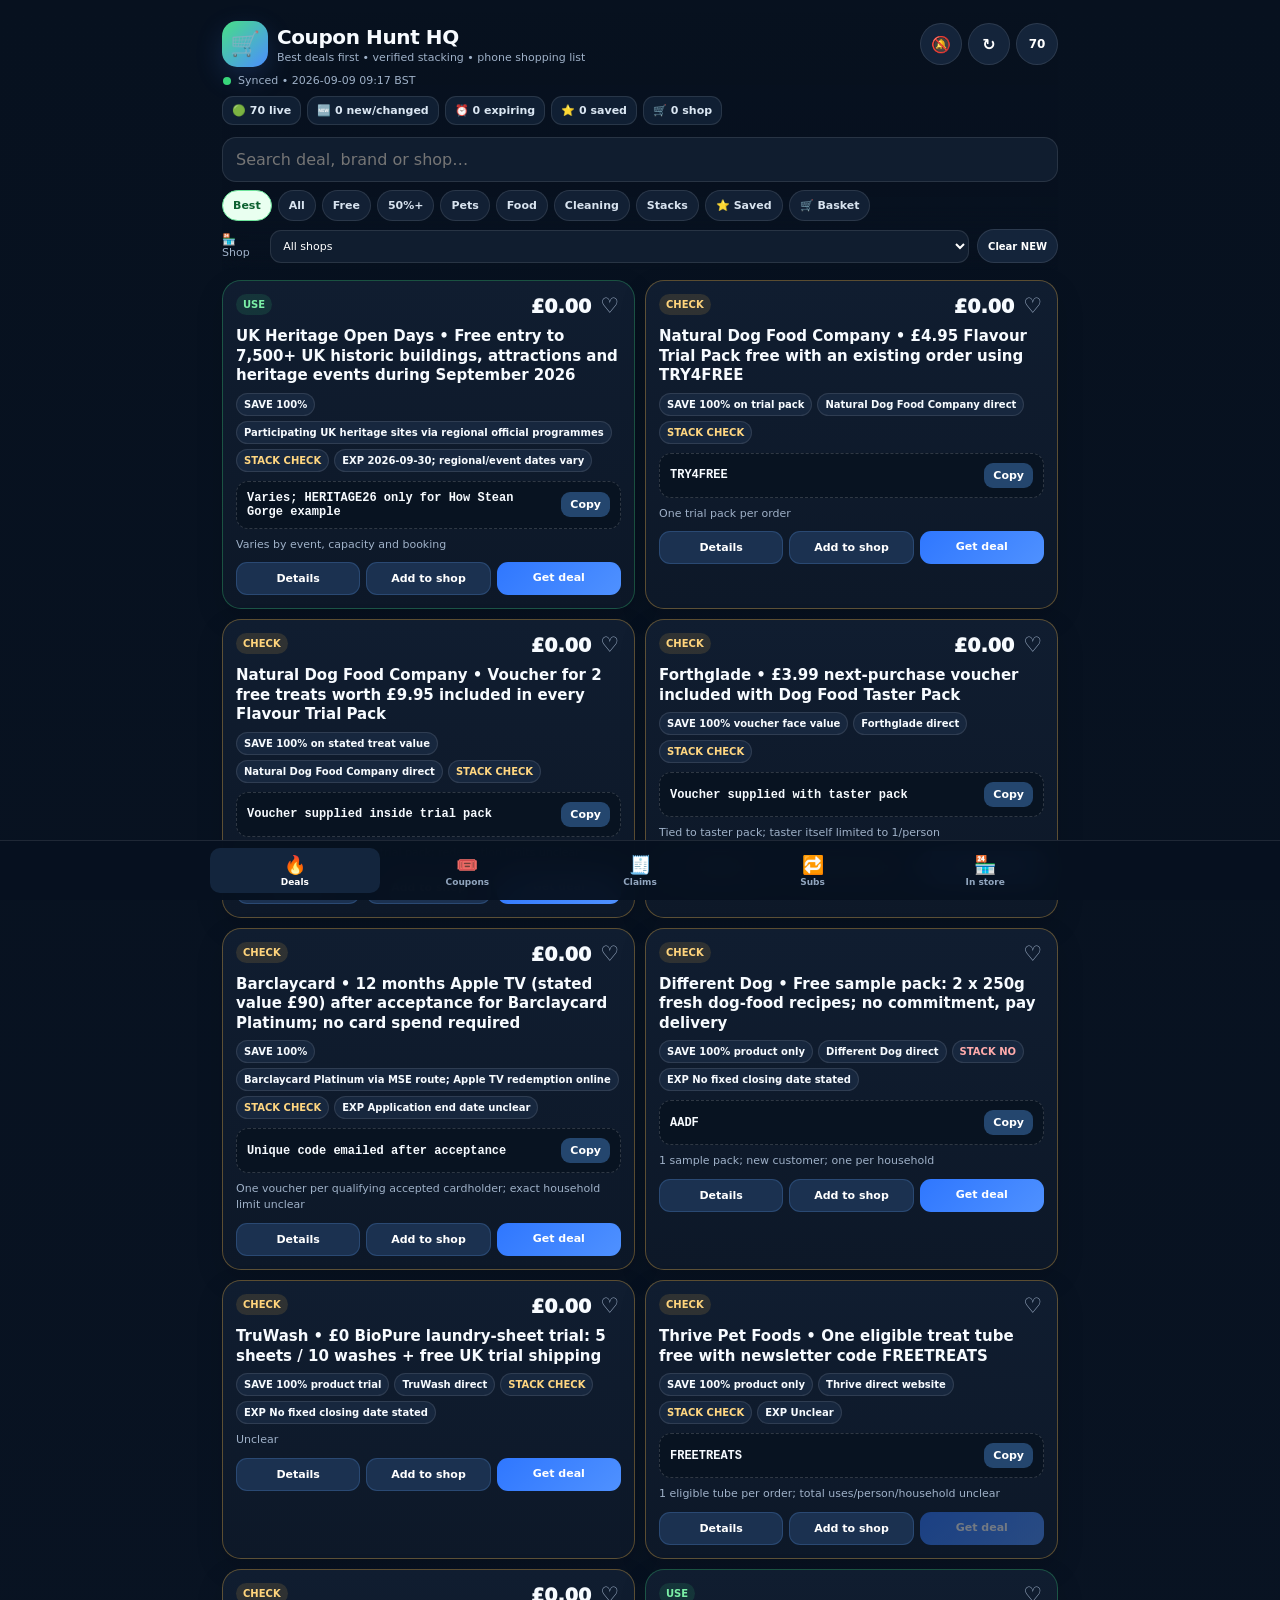
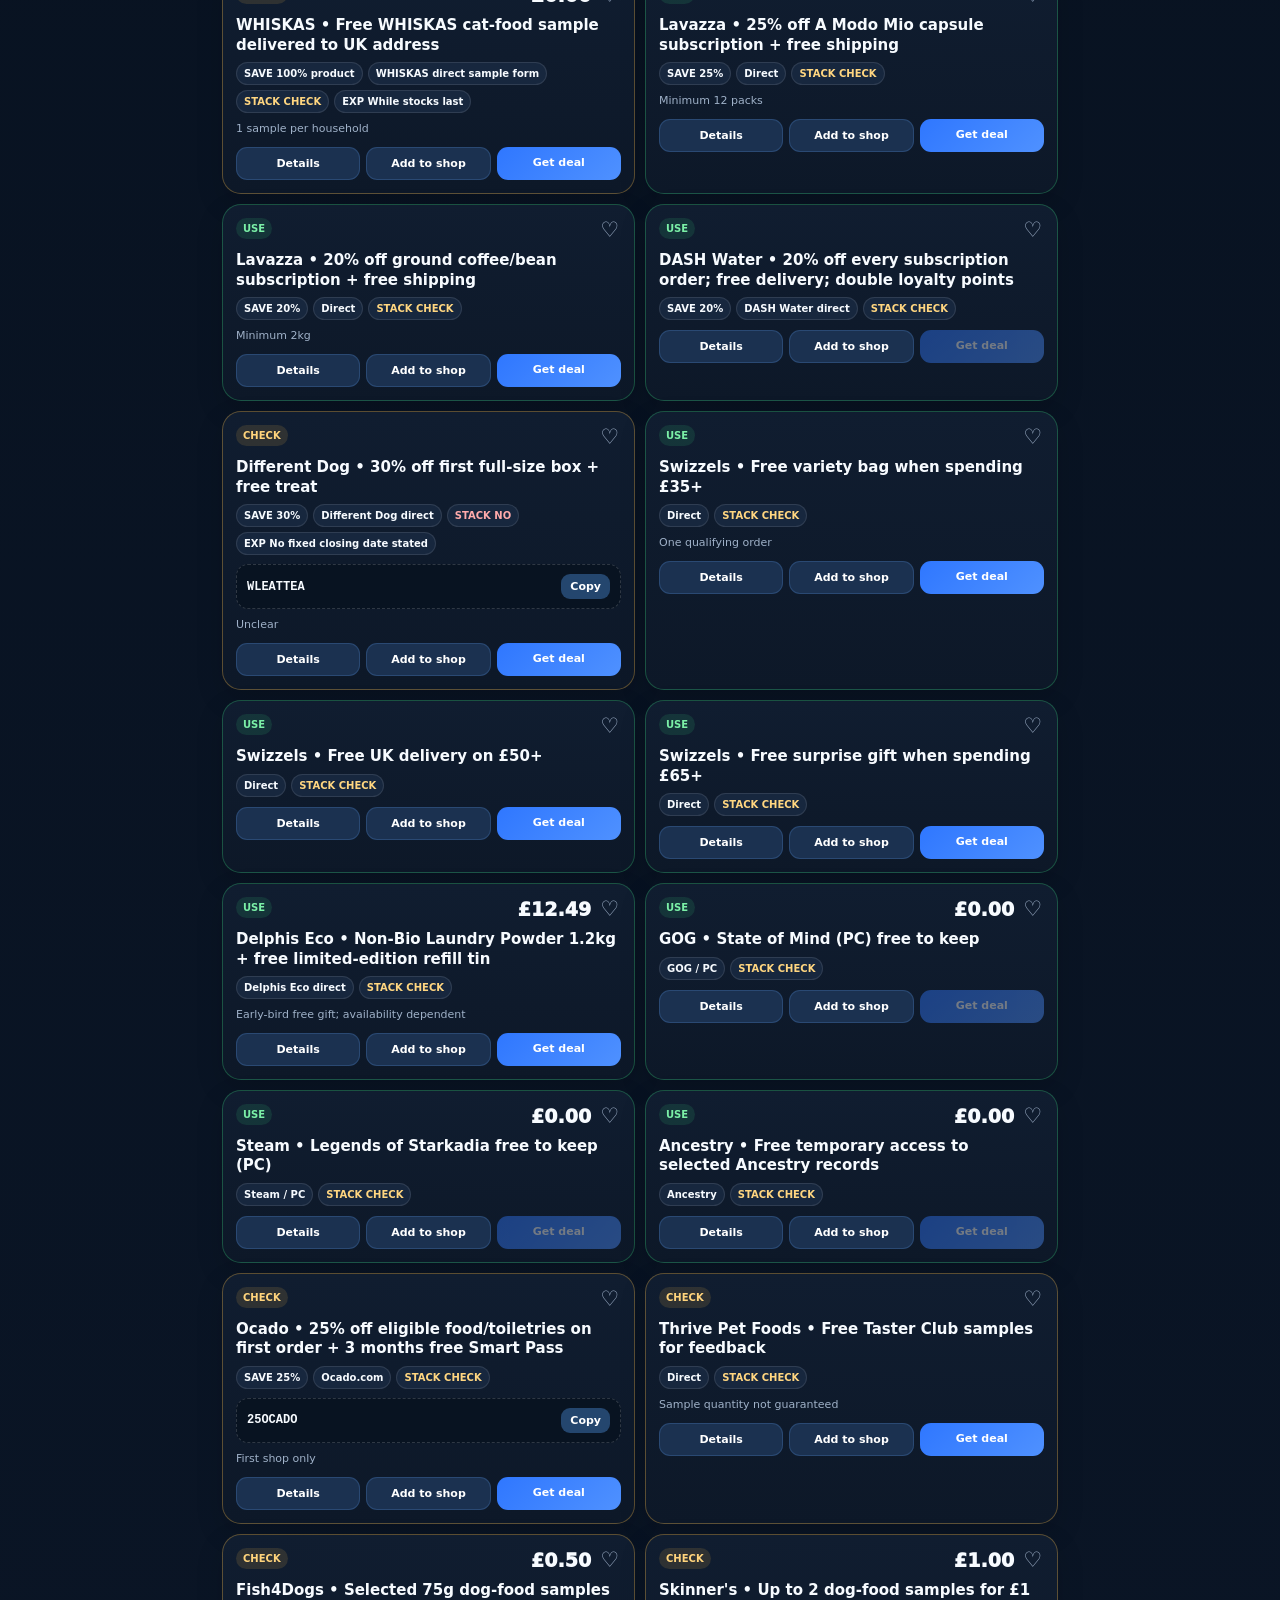
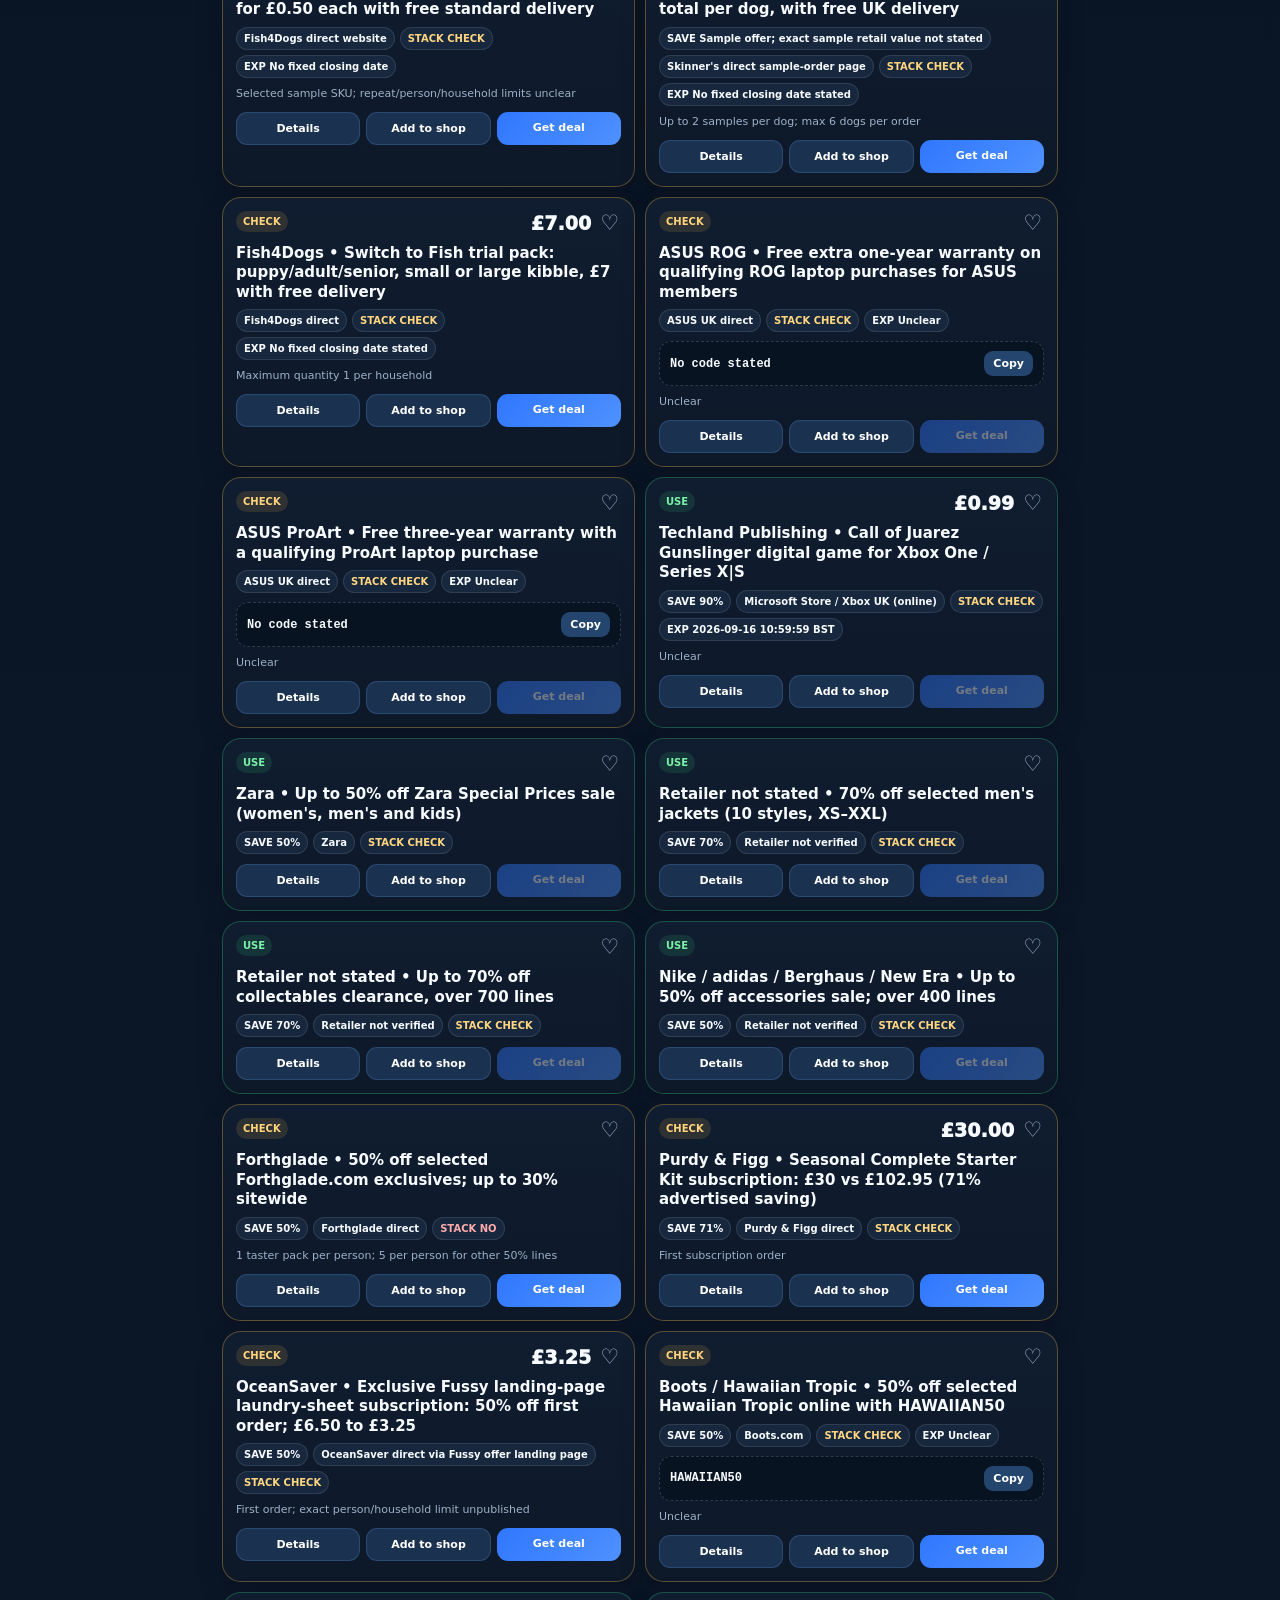
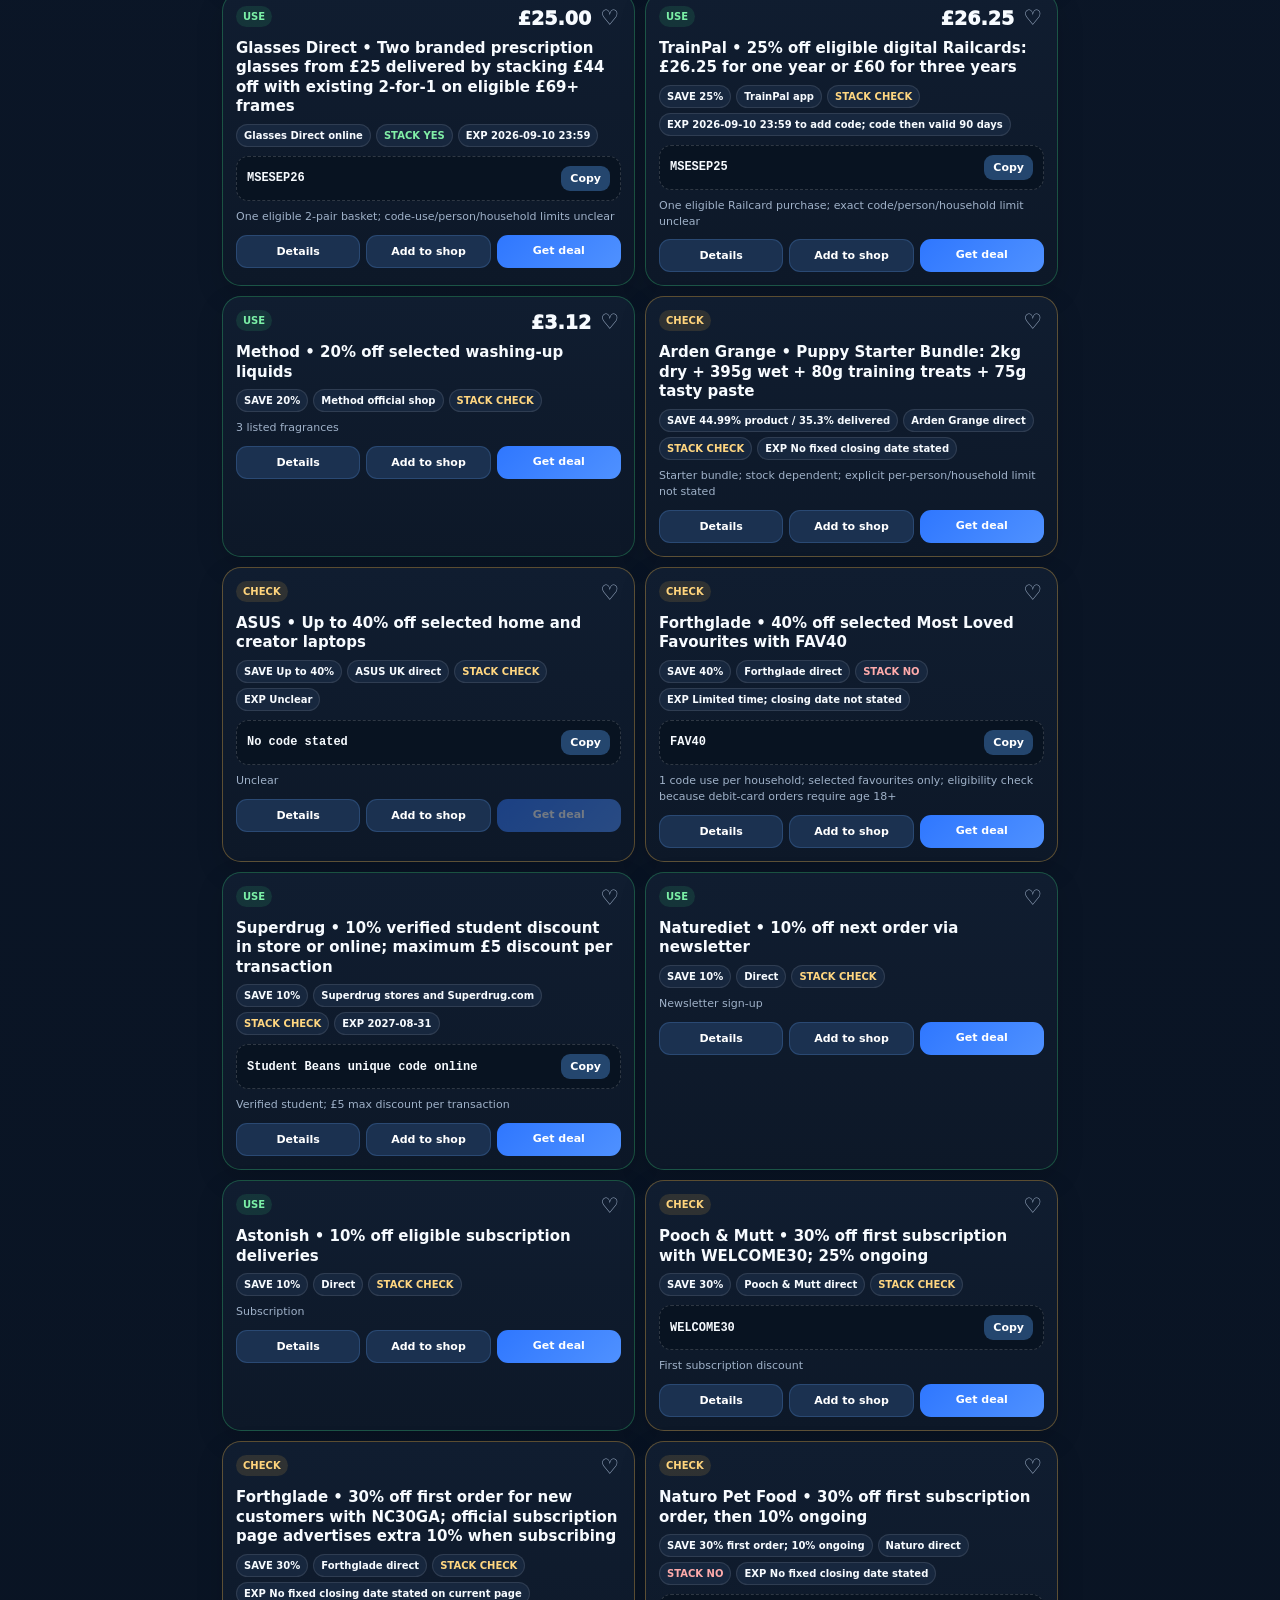
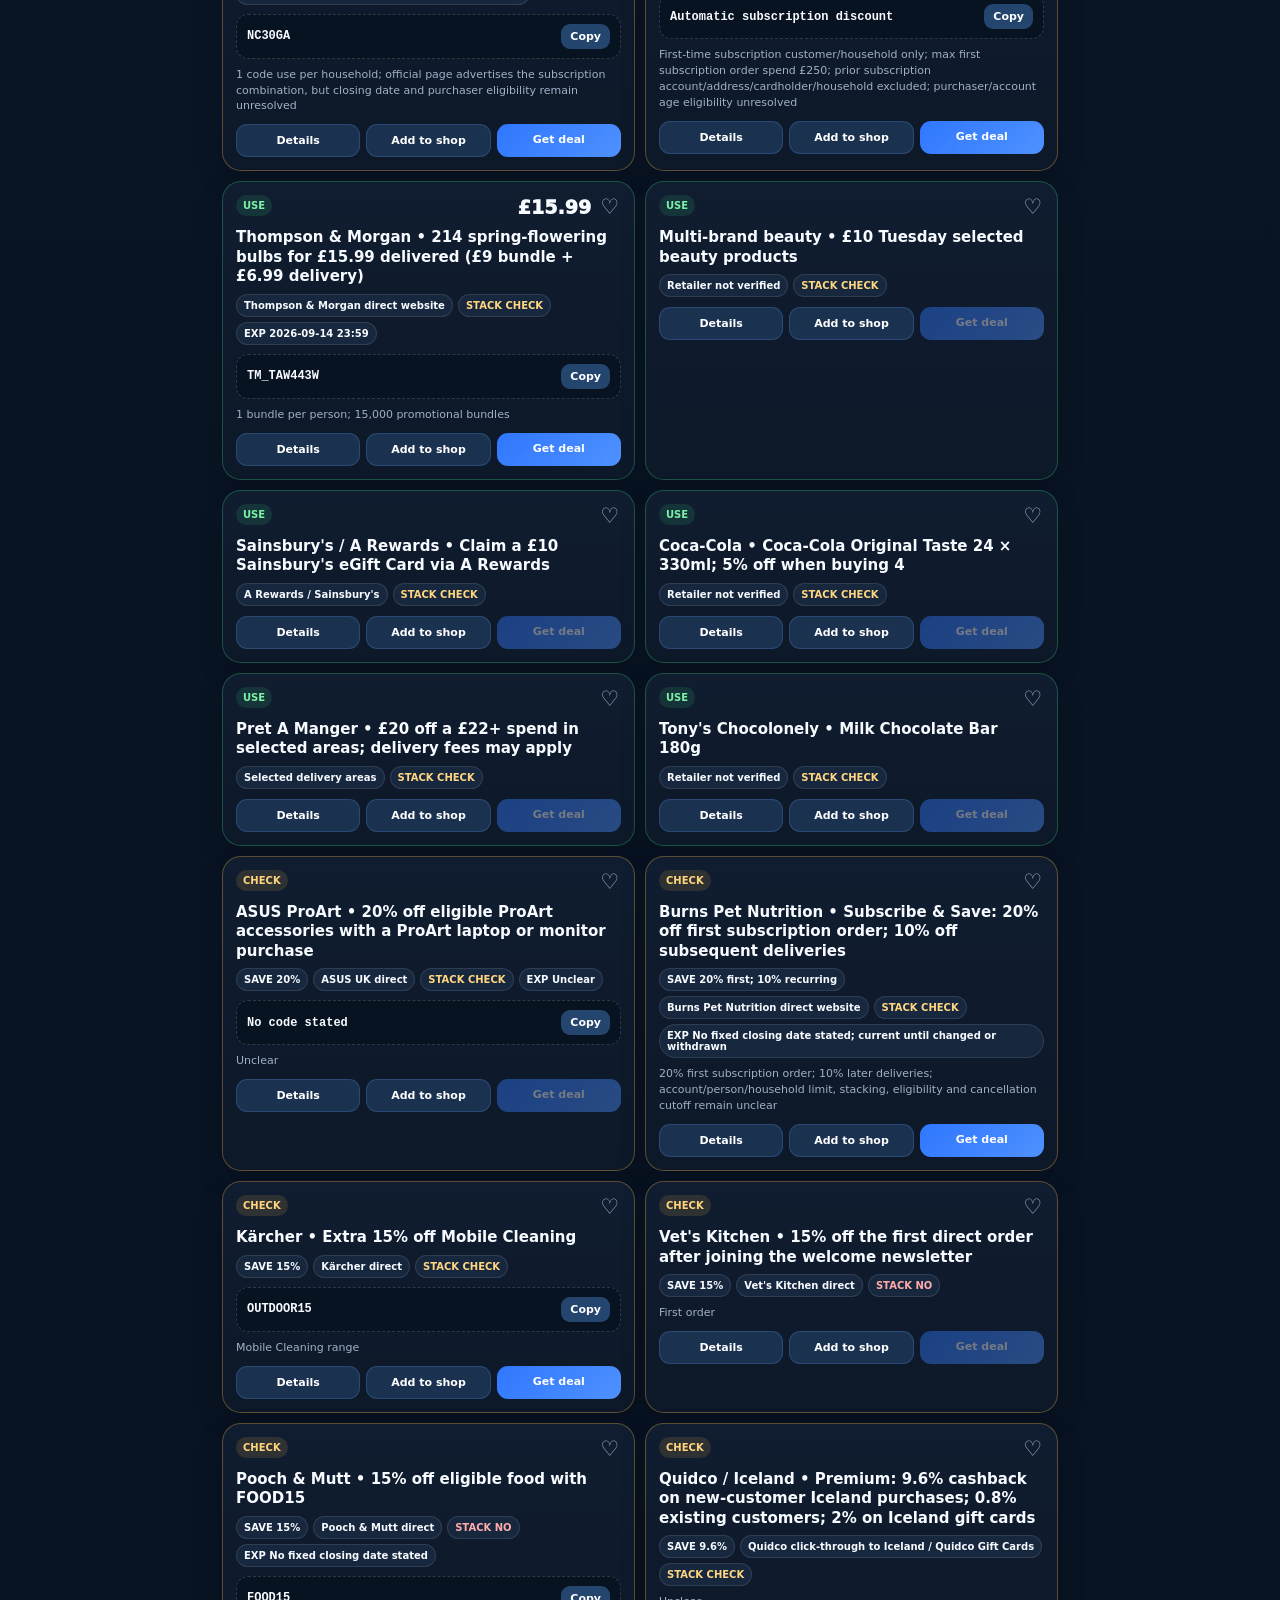
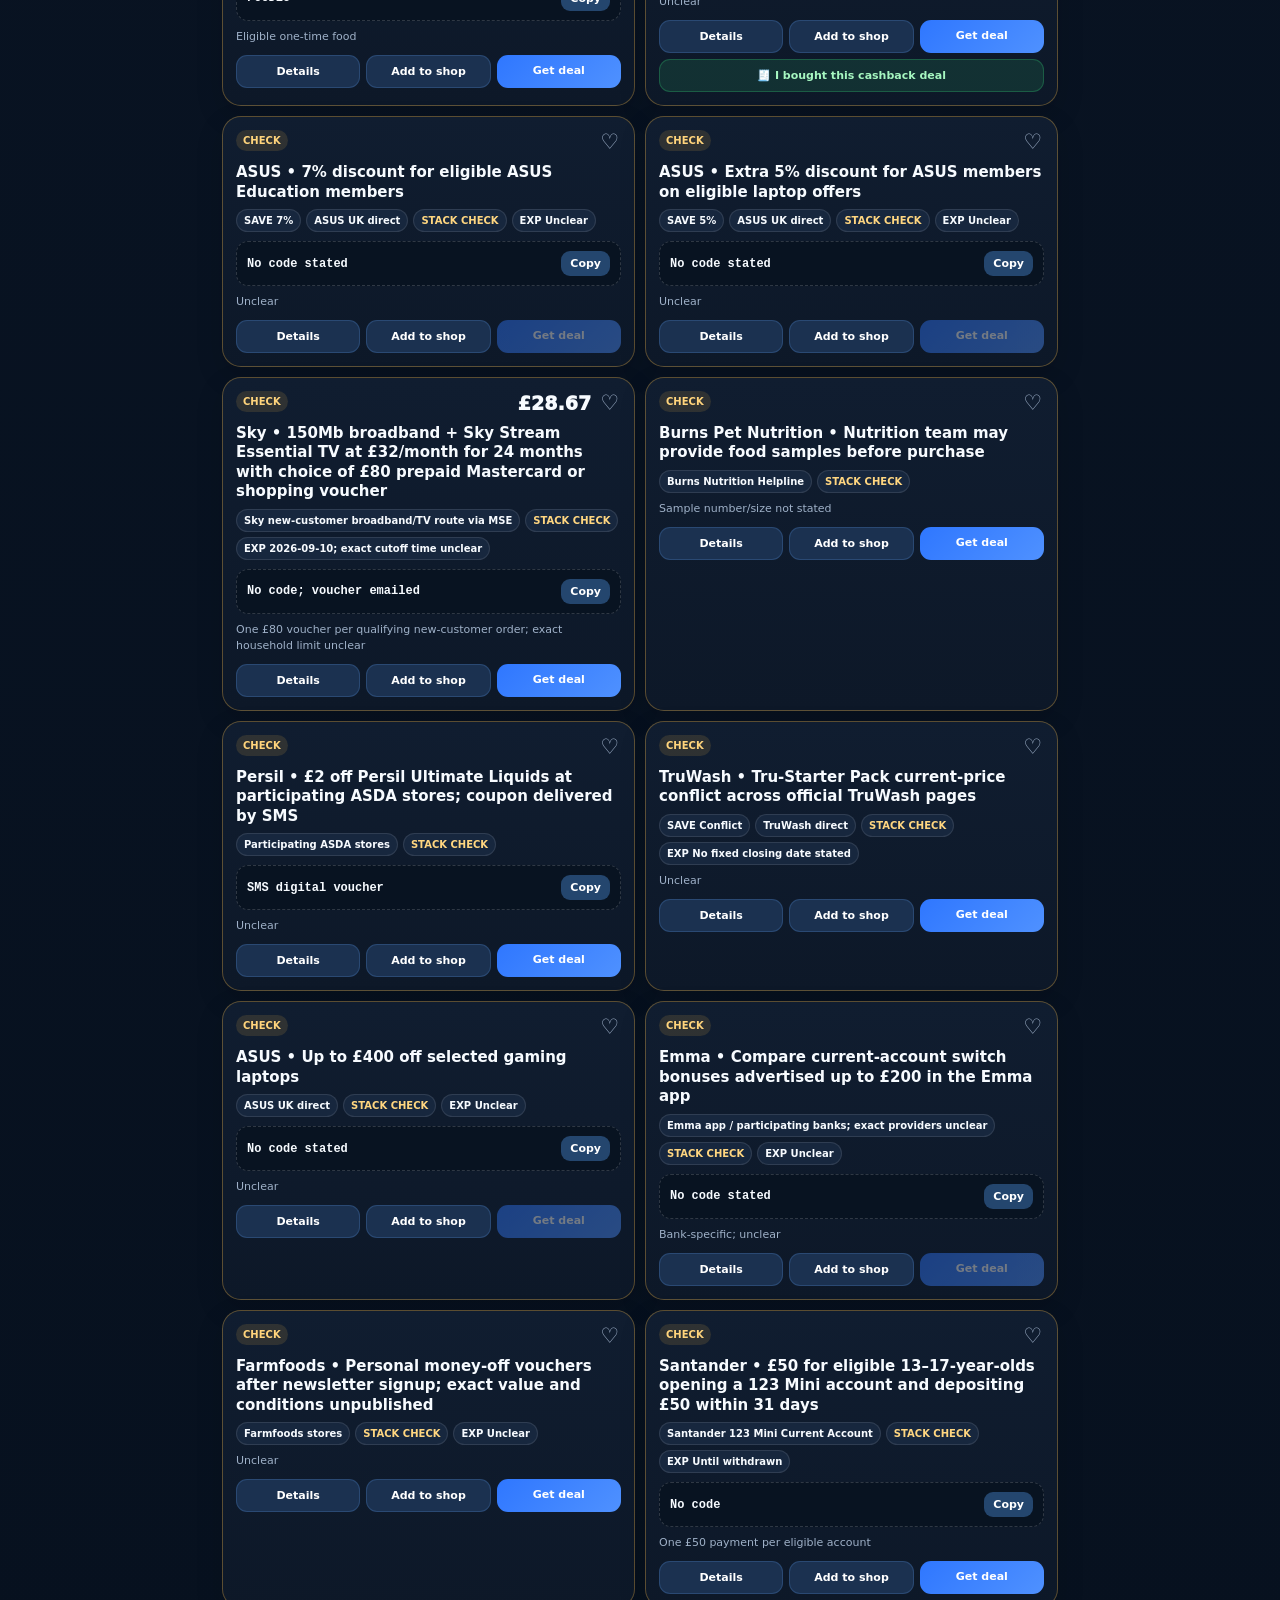
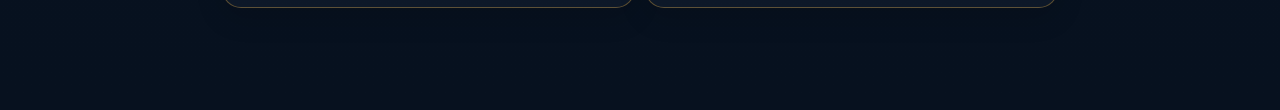
<file: coupon-hunt/app.html>
<!doctype html><html lang="en"><head><meta charset="utf-8"><meta name="viewport" content="width=device-width,initial-scale=1,viewport-fit=cover"><meta name="theme-color" content="#07111f"><title>Coupon Hunt HQ • Coupon Hunt HQ</title><link rel="manifest" href="./manifest.webmanifest"><link rel="stylesheet" href="./app.css?v=6"></head><body data-view="deals" data-filter="best"><div class="shell"><div class="top"><div class="hero"><div class="brand"><div class="logo">🛒</div><div><h1>Coupon Hunt HQ</h1><div class="sub">Best deals first • verified stacking • phone shopping list</div></div></div><div class="actions"><button id="install" class="install" hidden>Install</button><button id="alertsBtn" class="round" title="Alerts">🔕</button><button id="refresh" class="round" title="Refresh">↻</button><button class="round count" id="count">0</button></div></div><div class="sync"><span id="syncDot" class="dot"></span><span id="syncText">Loading…</span></div><div id="stats" class="stats"></div><div id="insight" class="insight"></div><div class="search"><input id="search" type="search" placeholder="Search deal, brand or shop…" autocomplete="off"></div><div class="filters"><button class="chip active" data-filter="best">Best</button><button class="chip" data-filter="all">All</button><button class="chip" data-filter="free">Free</button><button class="chip" data-filter="50">50%+</button><button class="chip" data-filter="pet">Pets</button><button class="chip" data-filter="food">Food</button><button class="chip" data-filter="cleaning">Cleaning</button><button class="chip" data-filter="stack">Stacks</button><button class="chip" data-filter="saved">⭐ Saved</button><button class="chip" data-filter="basket">🛒 Basket</button></div><div class="shopbar"><label>🏪 Shop <select id="shopSelect"><option value="all">All shops</option></select></label><button class="mini" id="markSeen">Clear NEW</button></div></div><main id="grid" class="grid"></main></div><nav class="bottom"><div class="nav"><a class="active" href="./app.html"><b>🔥</b><span>Deals</span></a><a  href="./coupons.html"><b>🎟️</b><span>Coupons</span></a><a  href="./claims.html"><b>🧾</b><span>Claims</span></a><a  href="./subs.html"><b>🔁</b><span>Subs</span></a><a  href="./instore.html"><b>🏪</b><span>In store</span></a></div></nav><dialog id="appModal"><div class="modalHead"><h2 id="modalTitle">Details</h2><button class="close" data-close-modal>✕</button></div><div class="modalBody" id="modalBody"></div></dialog><script src="./app.js?v=6"></script></body></html>
</file>
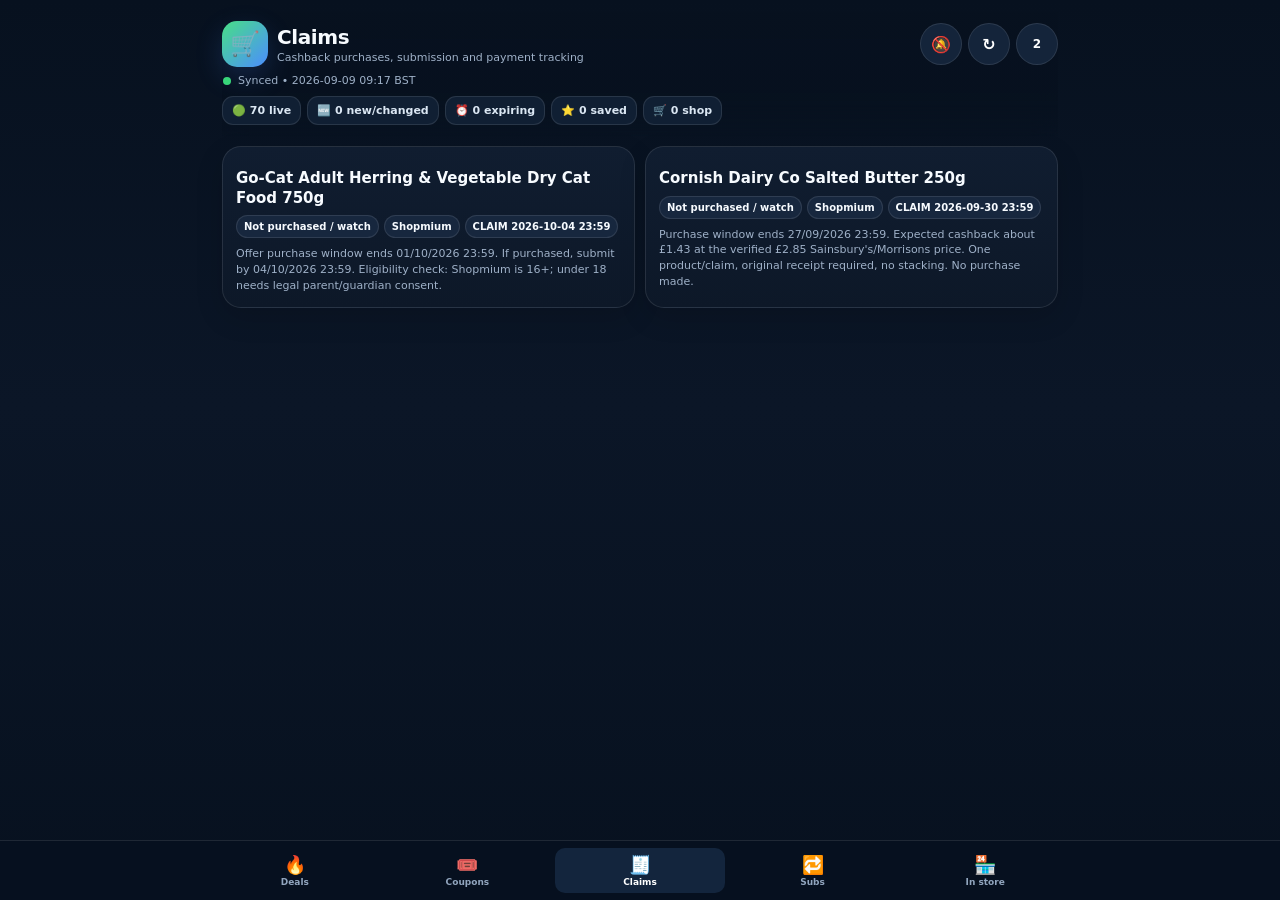
<file: coupon-hunt/claims.html>
<!doctype html><html lang="en"><head><meta charset="utf-8"><meta name="viewport" content="width=device-width,initial-scale=1,viewport-fit=cover"><meta name="theme-color" content="#07111f"><title>Claims • Coupon Hunt HQ</title><link rel="manifest" href="./manifest.webmanifest"><link rel="stylesheet" href="./app.css?v=6"></head><body data-view="claims" data-filter="all"><div class="shell"><div class="top"><div class="hero"><div class="brand"><div class="logo">🛒</div><div><h1>Claims</h1><div class="sub">Cashback purchases, submission and payment tracking</div></div></div><div class="actions"><button id="install" class="install" hidden>Install</button><button id="alertsBtn" class="round" title="Alerts">🔕</button><button id="refresh" class="round" title="Refresh">↻</button><button class="round count" id="count">0</button></div></div><div class="sync"><span id="syncDot" class="dot"></span><span id="syncText">Loading…</span></div><div id="stats" class="stats"></div><div id="insight" class="insight"></div></div><main id="grid" class="grid"></main></div><nav class="bottom"><div class="nav"><a  href="./app.html"><b>🔥</b><span>Deals</span></a><a  href="./coupons.html"><b>🎟️</b><span>Coupons</span></a><a class="active" href="./claims.html"><b>🧾</b><span>Claims</span></a><a  href="./subs.html"><b>🔁</b><span>Subs</span></a><a  href="./instore.html"><b>🏪</b><span>In store</span></a></div></nav><dialog id="appModal"><div class="modalHead"><h2 id="modalTitle">Details</h2><button class="close" data-close-modal>✕</button></div><div class="modalBody" id="modalBody"></div></dialog><script src="./app.js?v=6"></script></body></html>
</file>
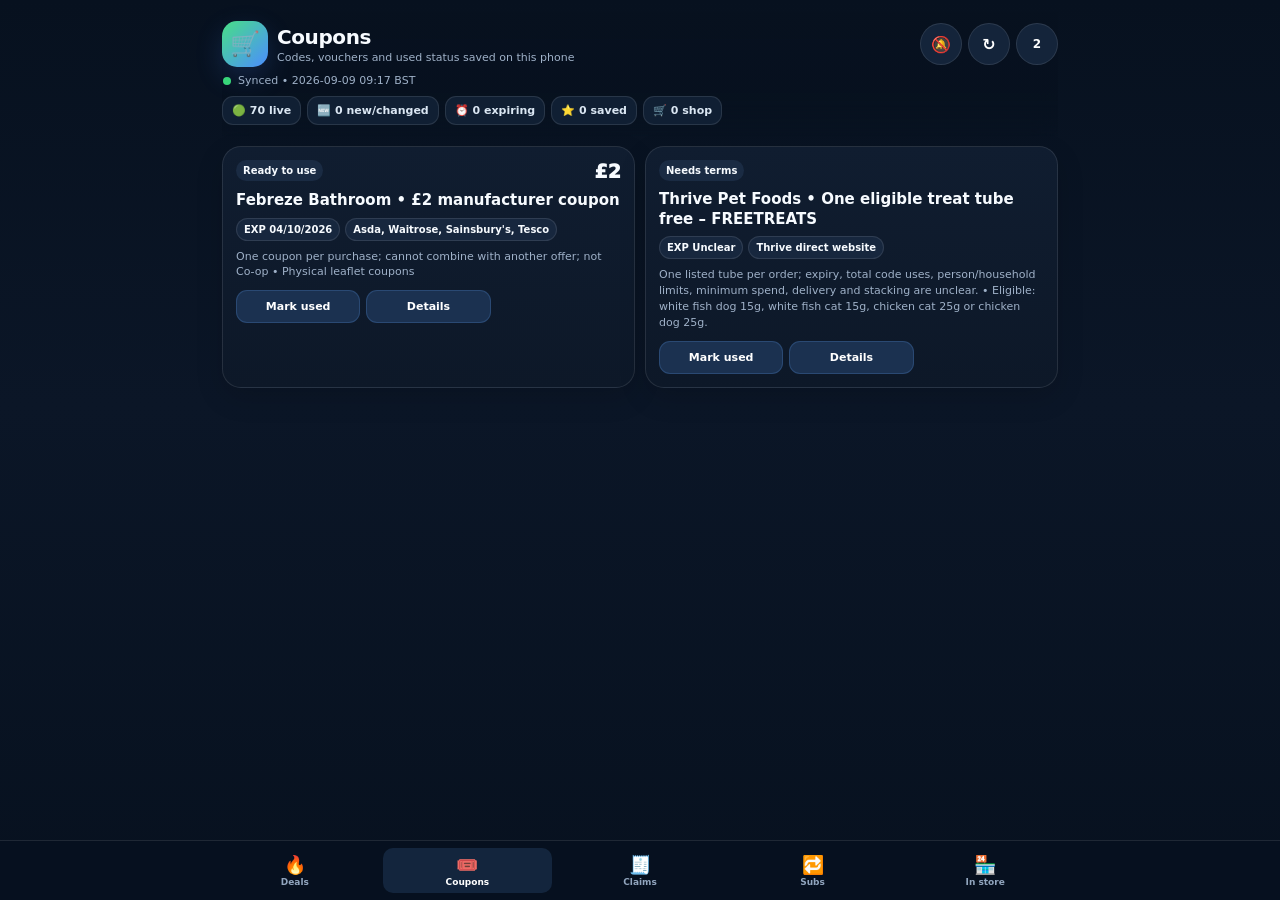
<file: coupon-hunt/coupons.html>
<!doctype html><html lang="en"><head><meta charset="utf-8"><meta name="viewport" content="width=device-width,initial-scale=1,viewport-fit=cover"><meta name="theme-color" content="#07111f"><title>Coupons • Coupon Hunt HQ</title><link rel="manifest" href="./manifest.webmanifest"><link rel="stylesheet" href="./app.css?v=6"></head><body data-view="coupons" data-filter="all"><div class="shell"><div class="top"><div class="hero"><div class="brand"><div class="logo">🛒</div><div><h1>Coupons</h1><div class="sub">Codes, vouchers and used status saved on this phone</div></div></div><div class="actions"><button id="install" class="install" hidden>Install</button><button id="alertsBtn" class="round" title="Alerts">🔕</button><button id="refresh" class="round" title="Refresh">↻</button><button class="round count" id="count">0</button></div></div><div class="sync"><span id="syncDot" class="dot"></span><span id="syncText">Loading…</span></div><div id="stats" class="stats"></div><div id="insight" class="insight"></div></div><main id="grid" class="grid"></main></div><nav class="bottom"><div class="nav"><a  href="./app.html"><b>🔥</b><span>Deals</span></a><a class="active" href="./coupons.html"><b>🎟️</b><span>Coupons</span></a><a  href="./claims.html"><b>🧾</b><span>Claims</span></a><a  href="./subs.html"><b>🔁</b><span>Subs</span></a><a  href="./instore.html"><b>🏪</b><span>In store</span></a></div></nav><dialog id="appModal"><div class="modalHead"><h2 id="modalTitle">Details</h2><button class="close" data-close-modal>✕</button></div><div class="modalBody" id="modalBody"></div></dialog><script src="./app.js?v=6"></script></body></html>
</file>
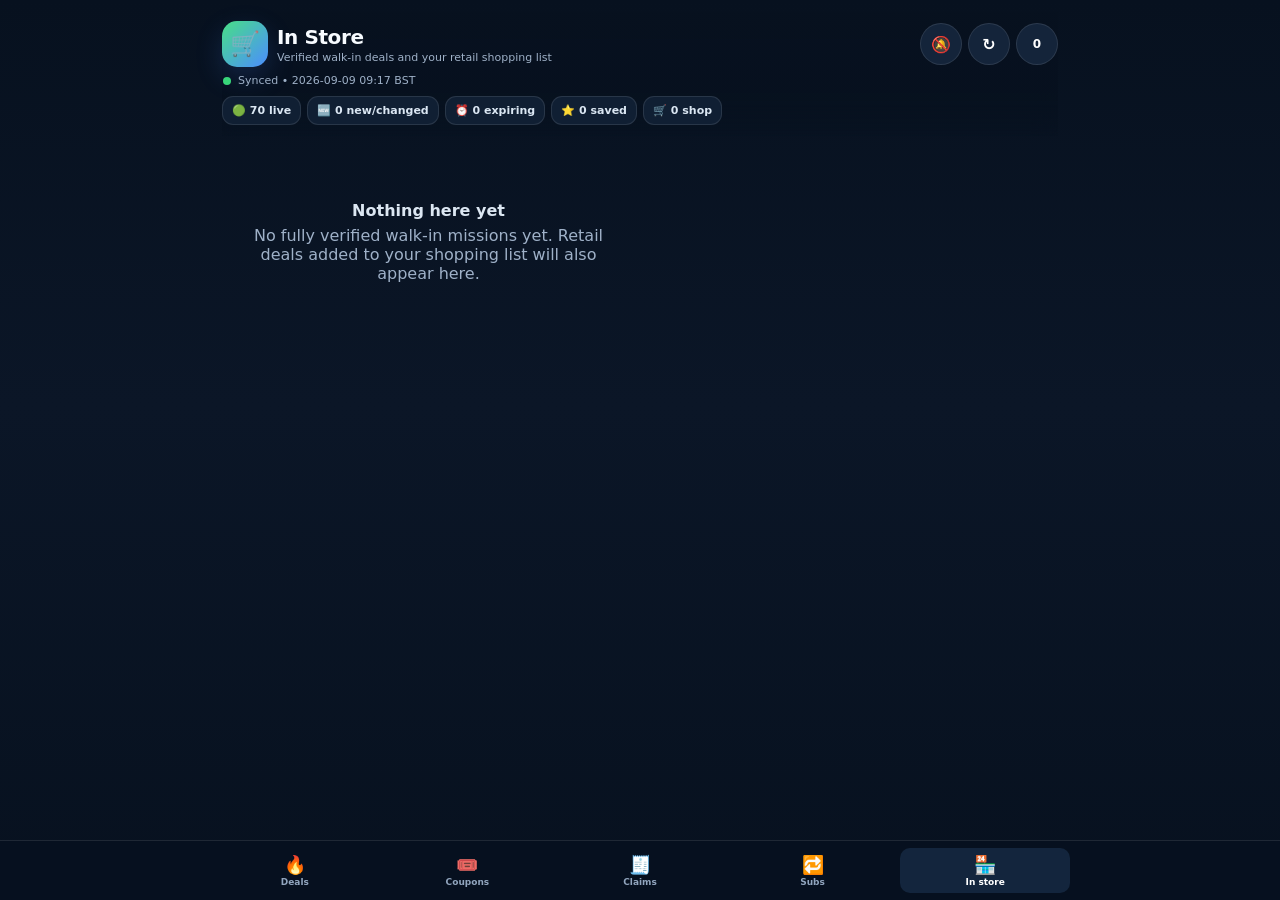
<file: coupon-hunt/instore.html>
<!doctype html><html lang="en"><head><meta charset="utf-8"><meta name="viewport" content="width=device-width,initial-scale=1,viewport-fit=cover"><meta name="theme-color" content="#07111f"><title>In Store • Coupon Hunt HQ</title><link rel="manifest" href="./manifest.webmanifest"><link rel="stylesheet" href="./app.css?v=6"></head><body data-view="instore" data-filter="all"><div class="shell"><div class="top"><div class="hero"><div class="brand"><div class="logo">🛒</div><div><h1>In Store</h1><div class="sub">Verified walk-in deals and your retail shopping list</div></div></div><div class="actions"><button id="install" class="install" hidden>Install</button><button id="alertsBtn" class="round" title="Alerts">🔕</button><button id="refresh" class="round" title="Refresh">↻</button><button class="round count" id="count">0</button></div></div><div class="sync"><span id="syncDot" class="dot"></span><span id="syncText">Loading…</span></div><div id="stats" class="stats"></div><div id="insight" class="insight"></div></div><main id="grid" class="grid"></main></div><nav class="bottom"><div class="nav"><a  href="./app.html"><b>🔥</b><span>Deals</span></a><a  href="./coupons.html"><b>🎟️</b><span>Coupons</span></a><a  href="./claims.html"><b>🧾</b><span>Claims</span></a><a  href="./subs.html"><b>🔁</b><span>Subs</span></a><a class="active" href="./instore.html"><b>🏪</b><span>In store</span></a></div></nav><dialog id="appModal"><div class="modalHead"><h2 id="modalTitle">Details</h2><button class="close" data-close-modal>✕</button></div><div class="modalBody" id="modalBody"></div></dialog><script src="./app.js?v=6"></script></body></html>
</file>
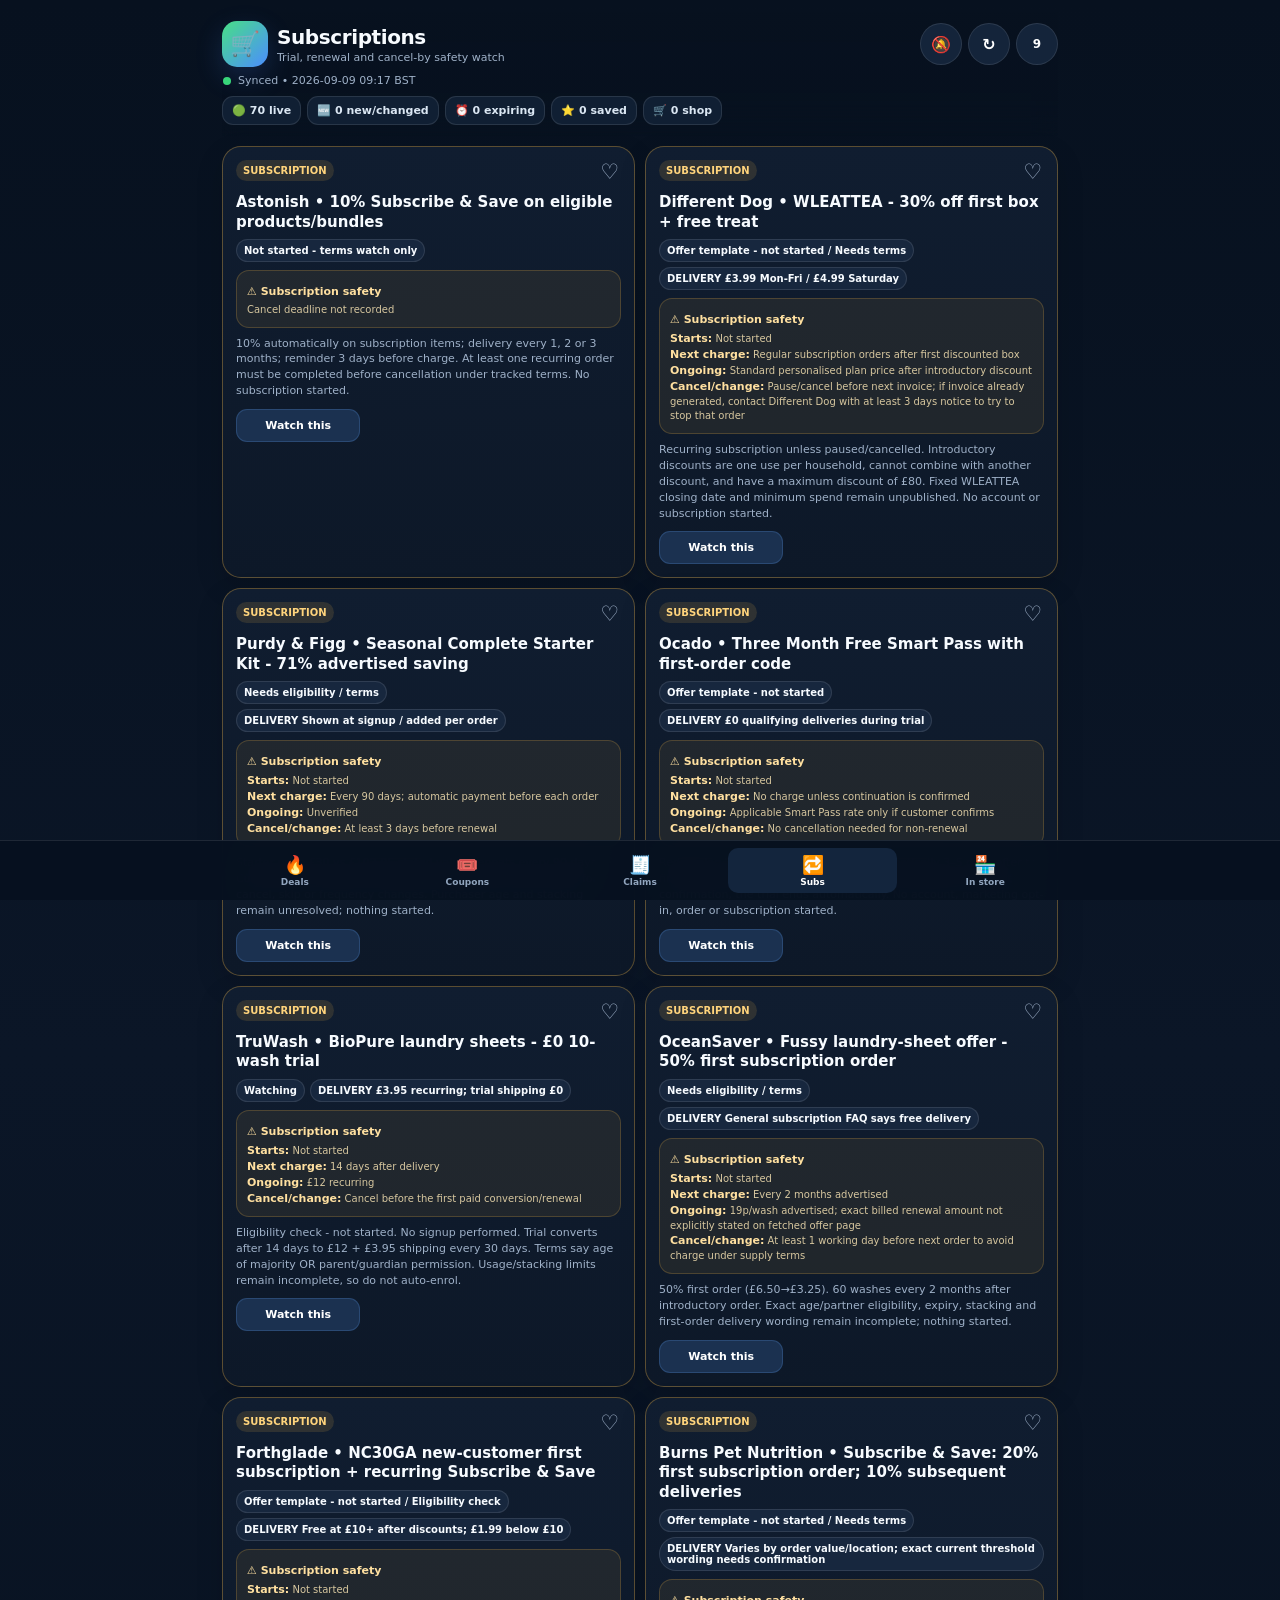
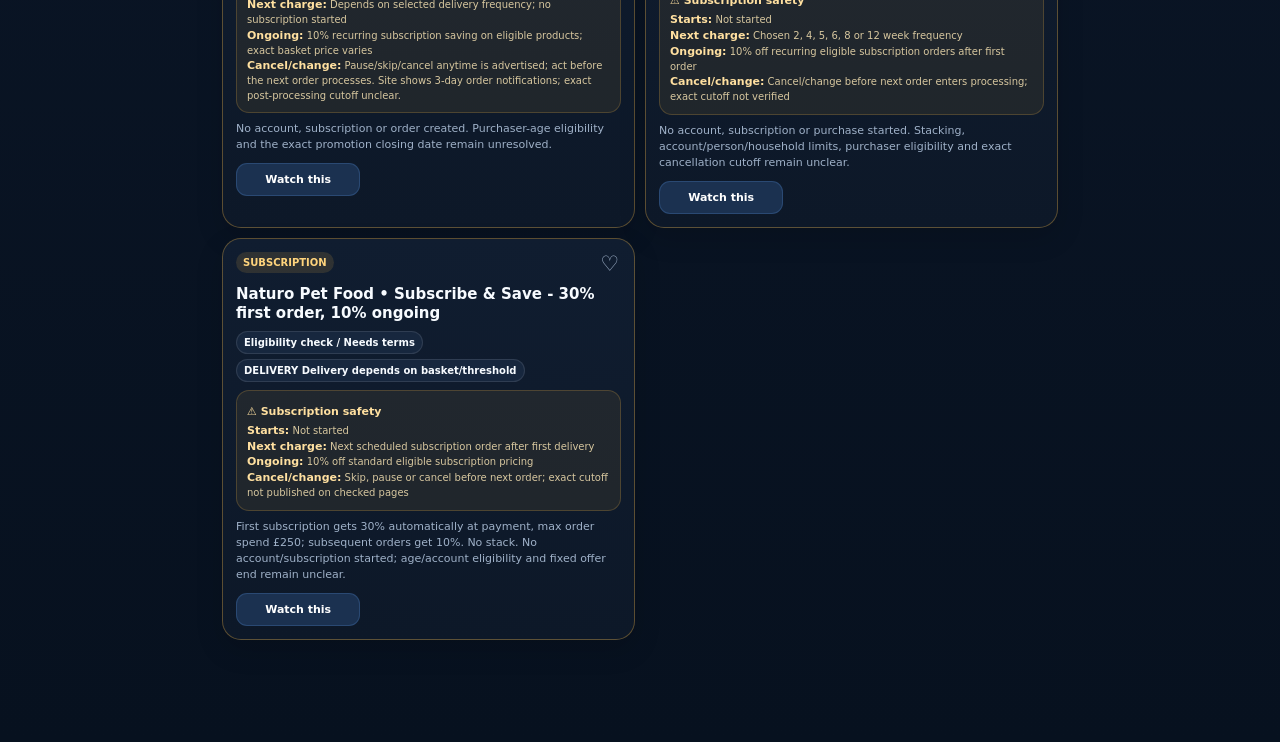
<file: coupon-hunt/subs.html>
<!doctype html><html lang="en"><head><meta charset="utf-8"><meta name="viewport" content="width=device-width,initial-scale=1,viewport-fit=cover"><meta name="theme-color" content="#07111f"><title>Subscriptions • Coupon Hunt HQ</title><link rel="manifest" href="./manifest.webmanifest"><link rel="stylesheet" href="./app.css?v=6"></head><body data-view="subs" data-filter="all"><div class="shell"><div class="top"><div class="hero"><div class="brand"><div class="logo">🛒</div><div><h1>Subscriptions</h1><div class="sub">Trial, renewal and cancel-by safety watch</div></div></div><div class="actions"><button id="install" class="install" hidden>Install</button><button id="alertsBtn" class="round" title="Alerts">🔕</button><button id="refresh" class="round" title="Refresh">↻</button><button class="round count" id="count">0</button></div></div><div class="sync"><span id="syncDot" class="dot"></span><span id="syncText">Loading…</span></div><div id="stats" class="stats"></div><div id="insight" class="insight"></div></div><main id="grid" class="grid"></main></div><nav class="bottom"><div class="nav"><a  href="./app.html"><b>🔥</b><span>Deals</span></a><a  href="./coupons.html"><b>🎟️</b><span>Coupons</span></a><a  href="./claims.html"><b>🧾</b><span>Claims</span></a><a class="active" href="./subs.html"><b>🔁</b><span>Subs</span></a><a  href="./instore.html"><b>🏪</b><span>In store</span></a></div></nav><dialog id="appModal"><div class="modalHead"><h2 id="modalTitle">Details</h2><button class="close" data-close-modal>✕</button></div><div class="modalBody" id="modalBody"></div></dialog><script src="./app.js?v=6"></script></body></html>
</file>
<file: coupon-hunt/app.css>
:root{--bg:#07111f;--panel:#101c2d;--panel2:#14253b;--text:#f7fbff;--muted:#9fb1c8;--line:rgba(255,255,255,.10);--green:#38d67a;--amber:#ffbd45;--blue:#66a8ff;--red:#ff7272;--violet:#a78bfa}
*{box-sizing:border-box}html,body{margin:0;background:linear-gradient(180deg,#07111f,#0b1627 45%,#07111f);color:var(--text);font-family:Inter,system-ui,-apple-system,BlinkMacSystemFont,"Segoe UI",Arial,sans-serif}body{min-height:100vh}a{color:inherit;text-decoration:none}button,input,select{font:inherit}
.shell{max-width:860px;margin:auto;padding:12px 12px 102px}.top{position:sticky;top:0;z-index:20;padding:9px 0 7px;background:linear-gradient(180deg,rgba(7,17,31,.99),rgba(7,17,31,.94) 75%,rgba(7,17,31,0));backdrop-filter:blur(10px)}
.hero{display:flex;align-items:center;justify-content:space-between;gap:9px}.brand{display:flex;align-items:center;gap:9px;min-width:0}.logo{width:46px;height:46px;flex:0 0 46px;border-radius:15px;background:linear-gradient(135deg,#48df86,#4b8dff);display:grid;place-items:center;font-size:24px;box-shadow:0 10px 28px rgba(75,141,255,.18)}.brand h1{font-size:20px;margin:0;letter-spacing:-.02em}.sub{font-size:11px;color:var(--muted);margin-top:2px;white-space:nowrap;overflow:hidden;text-overflow:ellipsis;max-width:46vw}.actions{display:flex;gap:6px;align-items:center}.round,.install,.mini{border:1px solid var(--line);background:#14243a;color:#fff;border-radius:999px;min-width:42px;height:42px;font-weight:850;cursor:pointer}.install{padding:0 13px;min-width:auto;background:#194b7d}.count{display:grid;place-items:center;font-size:12px}.sync{display:flex;gap:7px;align-items:center;color:var(--muted);font-size:11px;margin:7px 1px}.dot{width:8px;height:8px;border-radius:50%;background:var(--amber);flex:0 0 8px}.dot.live{background:var(--green)}.dot.offline{background:var(--red)}
.stats{display:flex;gap:6px;overflow:auto;padding:2px 0 4px;scrollbar-width:none}.stats::-webkit-scrollbar{display:none}.stat{white-space:nowrap;background:#101f33;border:1px solid var(--line);border-radius:11px;padding:7px 9px;font-size:11px;font-weight:800;color:#dbe7f3}
.insight{display:none;margin:7px 0 3px;padding:9px 11px;border-radius:13px;background:rgba(255,189,69,.10);border:1px solid rgba(255,189,69,.22);color:#ffe2a0;font-size:11px;line-height:1.4}.insight.show{display:block}
.search{margin-top:8px}.search input{width:100%;background:#101d2f;color:#fff;border:1px solid var(--line);border-radius:14px;padding:12px 13px;outline:none}.search input:focus{border-color:#4b8dff}.filters{display:flex;gap:6px;overflow:auto;padding:8px 0 3px;scrollbar-width:none}.filters::-webkit-scrollbar{display:none}.chip{white-space:nowrap;border:1px solid var(--line);background:#122034;color:#d8e3ef;border-radius:999px;padding:8px 10px;font-size:11px;font-weight:850;cursor:pointer}.chip.active{background:#e9fff0;color:#0b612f;border-color:#6de49b}.shopbar{display:flex;align-items:center;gap:8px;margin-top:5px}.shopbar label{display:flex;align-items:center;gap:6px;flex:1;color:var(--muted);font-size:11px}.shopbar select{width:100%;min-width:0;background:#101d2f;color:#fff;border:1px solid var(--line);border-radius:11px;padding:8px}.shopbar .mini{height:34px;min-width:auto;padding:0 10px;font-size:10px}
.grid{display:grid;gap:10px;margin-top:10px}.card{background:linear-gradient(180deg,#101d30,#0d1828);border:1px solid var(--line);border-radius:19px;padding:13px;box-shadow:0 10px 28px rgba(0,0,0,.14);position:relative}.card.use{border-color:rgba(56,214,122,.30)}.card.check{border-color:rgba(255,189,69,.32)}.card.upcoming{border-color:rgba(102,168,255,.32)}.card.expiring{box-shadow:0 0 0 1px rgba(255,189,69,.22),0 10px 28px rgba(0,0,0,.14)}.card.used{opacity:.55}
.row{display:flex;justify-content:space-between;gap:8px;align-items:flex-start}.badges{display:flex;gap:5px;flex-wrap:wrap;align-items:center}.badge,.changeBadge{font-size:10px;font-weight:900;border-radius:999px;padding:5px 7px;background:#1a2b43}.use .badge{color:#7bf0a7;background:rgba(56,214,122,.13)}.check .badge{color:#ffd47c;background:rgba(255,189,69,.13)}.upcoming .badge{color:#acd0ff;background:rgba(102,168,255,.13)}.changeBadge.new{color:#b8ffd0;background:rgba(56,214,122,.16)}.changeBadge.changed{color:#d7c6ff;background:rgba(167,139,250,.17)}.price{font-size:19px;font-weight:950;white-space:nowrap}.heart{border:0;background:transparent;color:#9eb0c8;font-size:21px;padding:0 2px;cursor:pointer}.heart.on{color:#ff7b9e}.title{font-size:15px;font-weight:900;line-height:1.3;margin:9px 0 7px;padding-right:1px}.meta{display:flex;gap:5px;flex-wrap:wrap}.pill{font-size:10px;font-weight:800;background:#17273e;border:1px solid var(--line);border-radius:999px;padding:5px 7px}.pill.yes{color:#81efa7}.pill.no{color:#ffabab}.pill.warn{color:#ffd680}.pill.urgent{background:rgba(255,114,114,.14);color:#ffb0b0}.rule{color:var(--muted);font-size:11px;line-height:1.45;margin-top:8px}.codebox{display:flex;justify-content:space-between;gap:8px;align-items:center;margin-top:9px;padding:9px 10px;border-radius:12px;background:#081321;border:1px dashed rgba(255,255,255,.16)}.code{font-family:ui-monospace,SFMono-Regular,Consolas,monospace;font-weight:900;font-size:12px}.copy{border:0;background:#24466e;color:#fff;border-radius:9px;padding:6px 9px;font-weight:800;font-size:11px}.buttons{display:grid;grid-template-columns:repeat(3,1fr);gap:6px;margin-top:10px}.btn{border:1px solid rgba(102,168,255,.20);background:#1b3150;color:#fff;padding:9px 7px;border-radius:11px;text-align:center;font-size:11px;font-weight:900;cursor:pointer}.btn.primary{background:linear-gradient(135deg,#2f77ff,#4f91ff);border:0}.btn.good{background:rgba(56,214,122,.13);border-color:rgba(56,214,122,.26);color:#a6f7c1}.btn.danger{background:rgba(255,114,114,.10);border-color:rgba(255,114,114,.22);color:#ffb6b6}.btn.disabled{opacity:.42;pointer-events:none}.btn.full{grid-column:1/-1}
.empty{text-align:center;color:var(--muted);padding:55px 18px}.empty b{display:block;color:#dce7f2;margin-bottom:6px}
.bottom{position:fixed;left:0;right:0;bottom:0;z-index:30;background:rgba(7,17,31,.97);border-top:1px solid var(--line);backdrop-filter:blur(14px);padding:7px max(7px,env(safe-area-inset-right)) calc(7px + env(safe-area-inset-bottom)) max(7px,env(safe-area-inset-left))}.nav{max-width:860px;margin:auto;display:grid;grid-template-columns:repeat(5,1fr);gap:3px}.nav a{display:flex;flex-direction:column;align-items:center;gap:2px;color:#91a5be;font-size:9px;font-weight:850;padding:6px 2px;border-radius:10px}.nav a.active{background:#13253d;color:#fff}.nav b{font-size:18px}
dialog{width:min(94vw,620px);max-height:84vh;border:1px solid var(--line);border-radius:22px;background:#0d1929;color:#fff;padding:0;box-shadow:0 30px 90px rgba(0,0,0,.55)}dialog::backdrop{background:rgba(0,0,0,.66);backdrop-filter:blur(3px)}.modalHead{position:sticky;top:0;background:#0d1929;border-bottom:1px solid var(--line);display:flex;align-items:center;justify-content:space-between;gap:10px;padding:13px 14px;z-index:2}.modalHead h2{font-size:16px;margin:0}.close{border:0;background:#1a2b43;color:#fff;border-radius:999px;width:34px;height:34px}.modalBody{padding:13px 14px 18px}.detailGrid{display:grid;gap:8px}.detail{background:#111f33;border:1px solid var(--line);border-radius:12px;padding:9px 10px}.detail small{display:block;color:var(--muted);font-size:9px;text-transform:uppercase;letter-spacing:.08em;font-weight:900;margin-bottom:3px}.detail strong,.detail span{font-size:12px;line-height:1.45}.modalActions{display:grid;grid-template-columns:1fr 1fr;gap:7px;margin-top:10px}.basketGroup{margin:0 0 14px}.basketGroup h3{font-size:13px;color:#d7e4f2;margin:0 0 7px}.basketItem{display:flex;align-items:flex-start;justify-content:space-between;gap:8px;padding:9px 0;border-bottom:1px solid var(--line)}.basketItem:last-child{border-bottom:0}.basketItem b{font-size:11px}.basketItem small{color:var(--muted);display:block;margin-top:3px}.basketTotal{background:rgba(56,214,122,.10);border:1px solid rgba(56,214,122,.22);padding:10px;border-radius:13px;margin-bottom:12px}.basketTotal strong{font-size:20px}.utilityNote{color:var(--muted);font-size:10px;line-height:1.5;margin-top:8px}
.safety{background:rgba(255,189,69,.08);border:1px solid rgba(255,189,69,.20);border-radius:13px;padding:9px 10px;margin-top:8px}.safety b{color:#ffe0a0;font-size:11px}.safety p{color:#d7c79f;font-size:10px;margin:4px 0 0;line-height:1.45}
@media(min-width:700px){.grid{grid-template-columns:1fr 1fr}.sub{max-width:none}.buttons{grid-template-columns:repeat(3,1fr)}}
</file>
